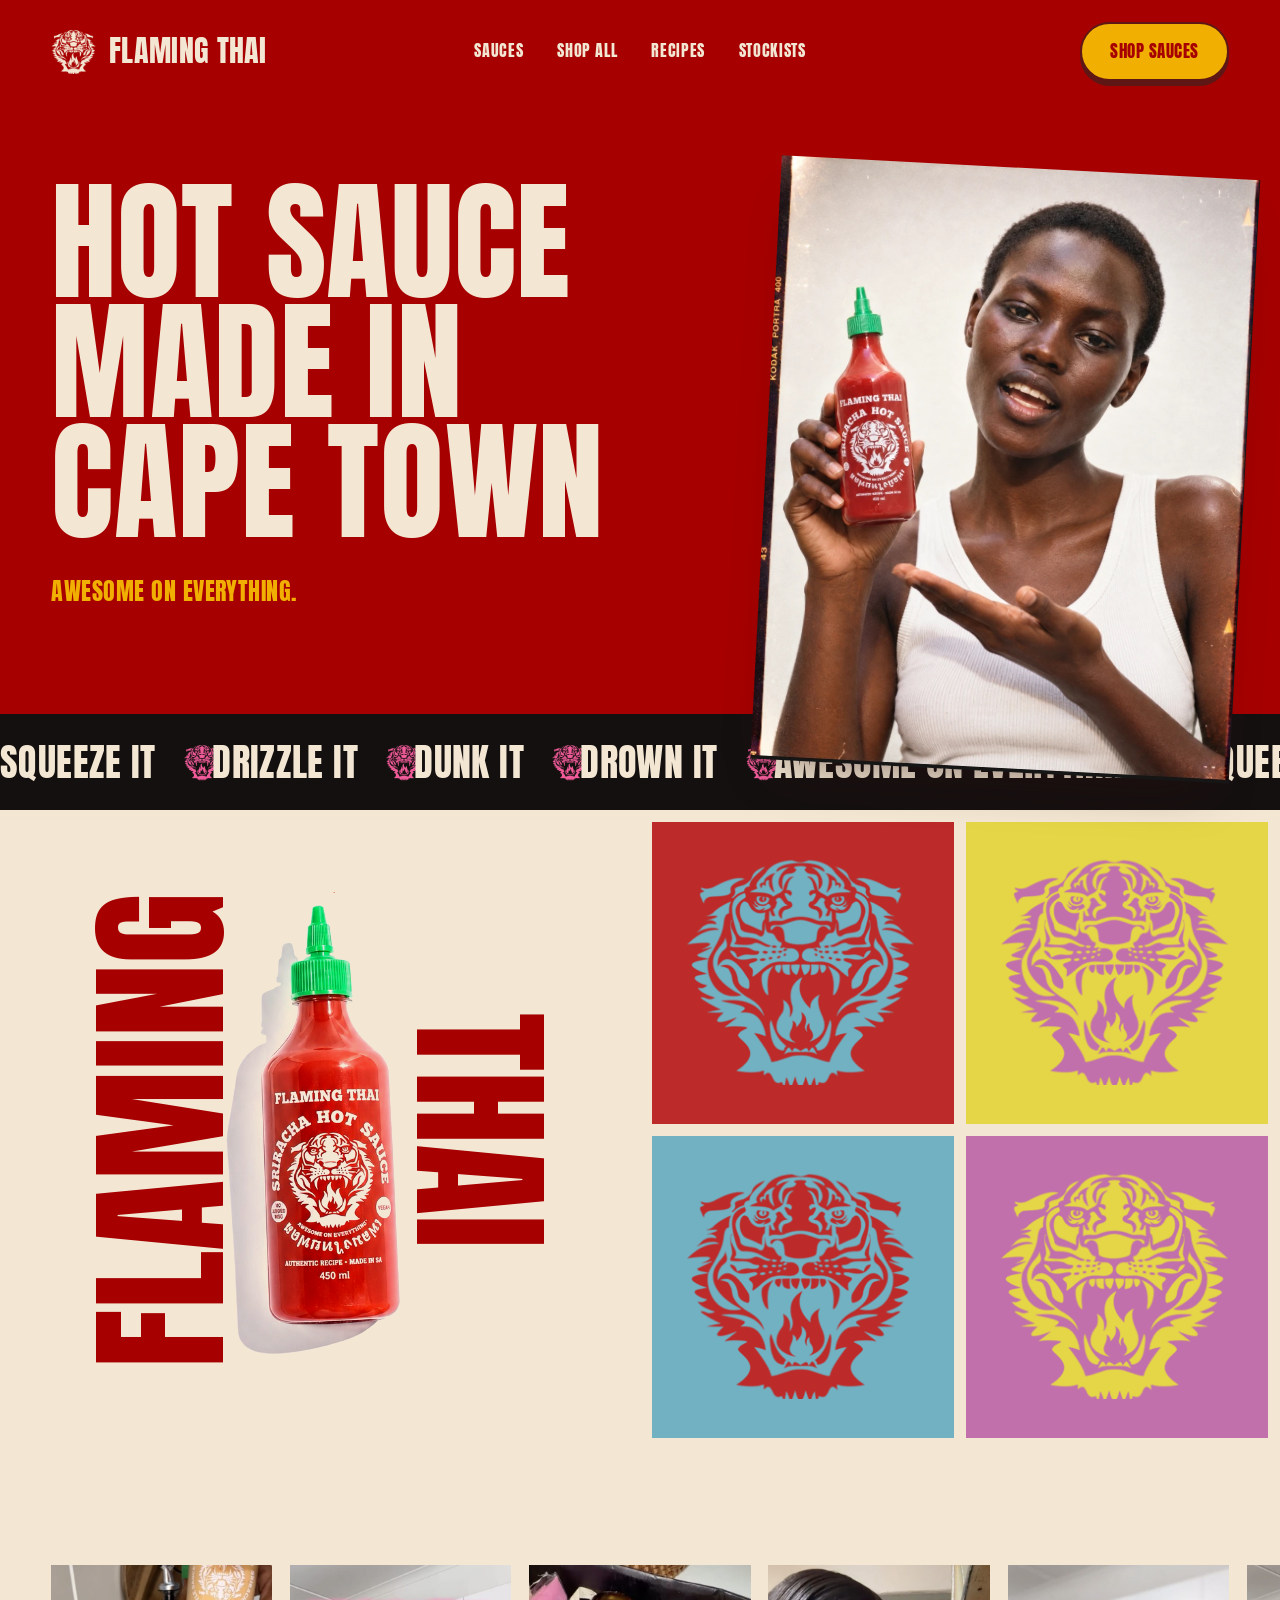
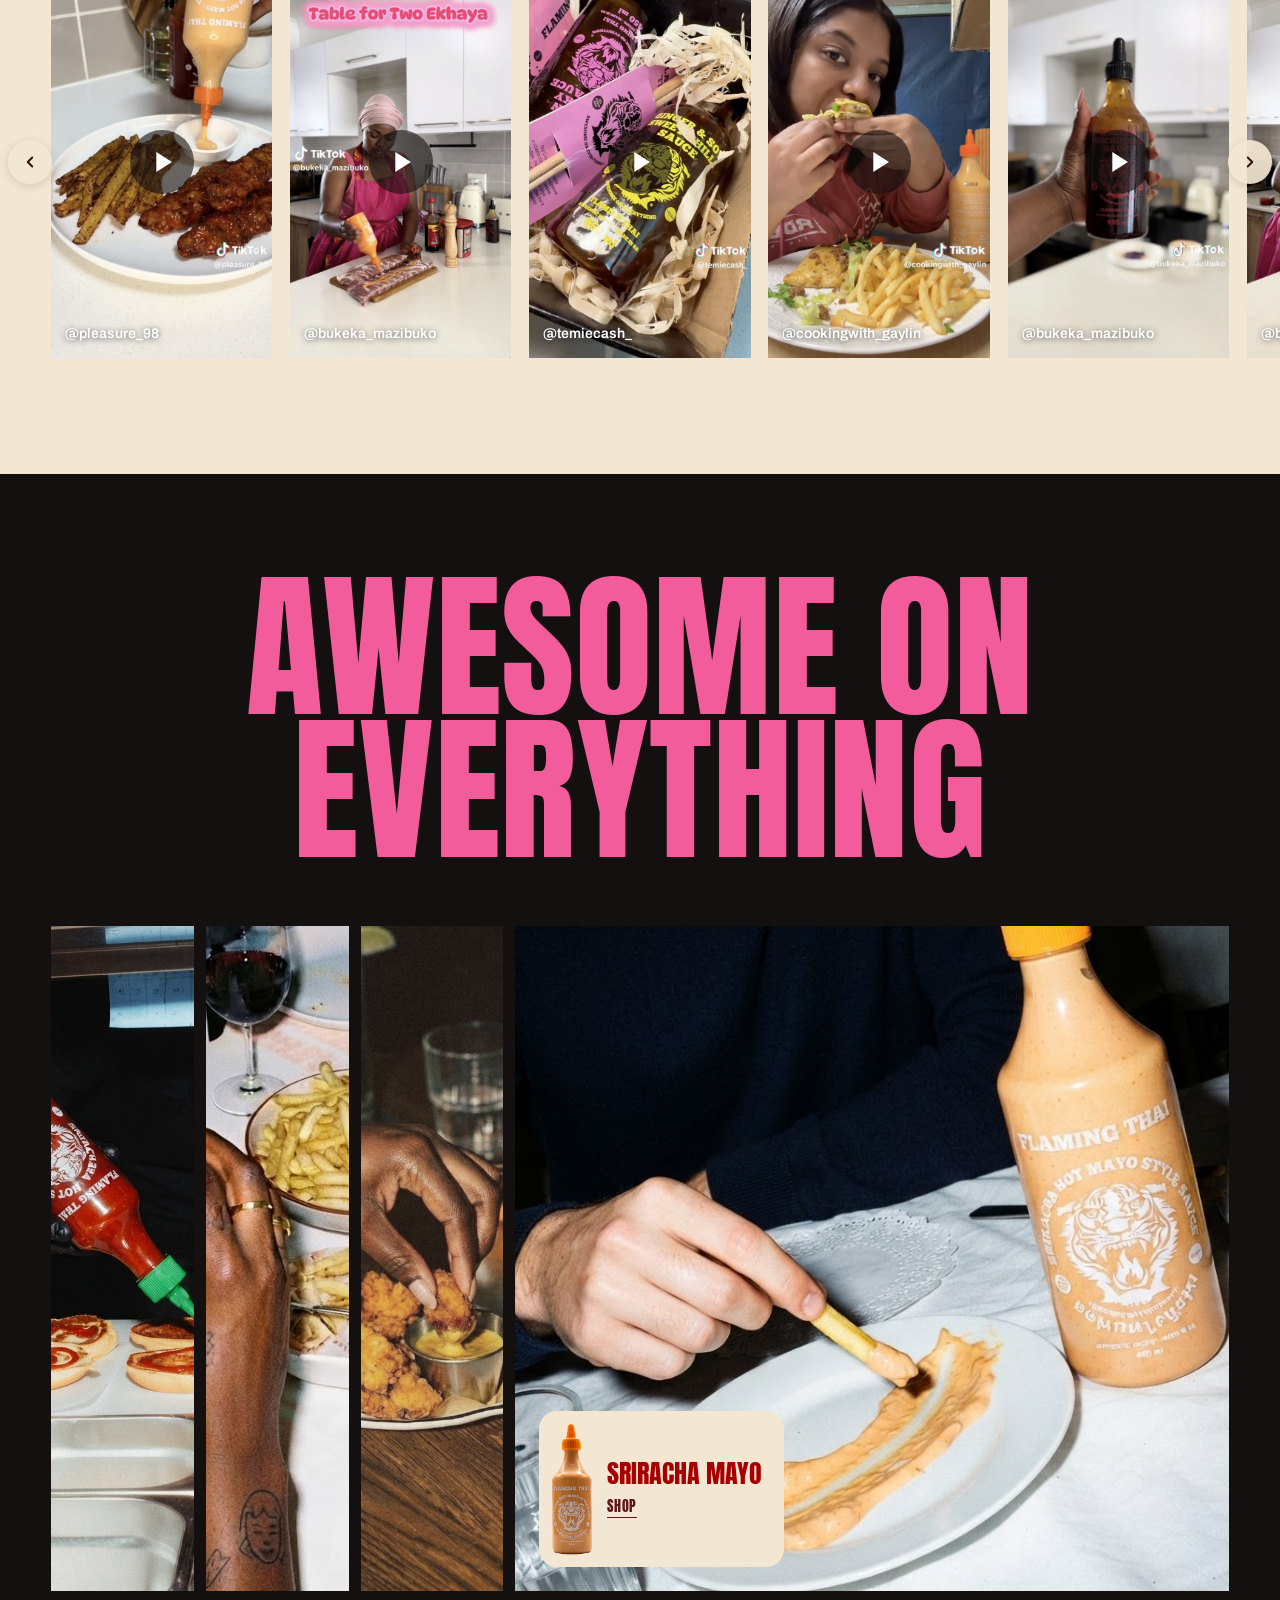
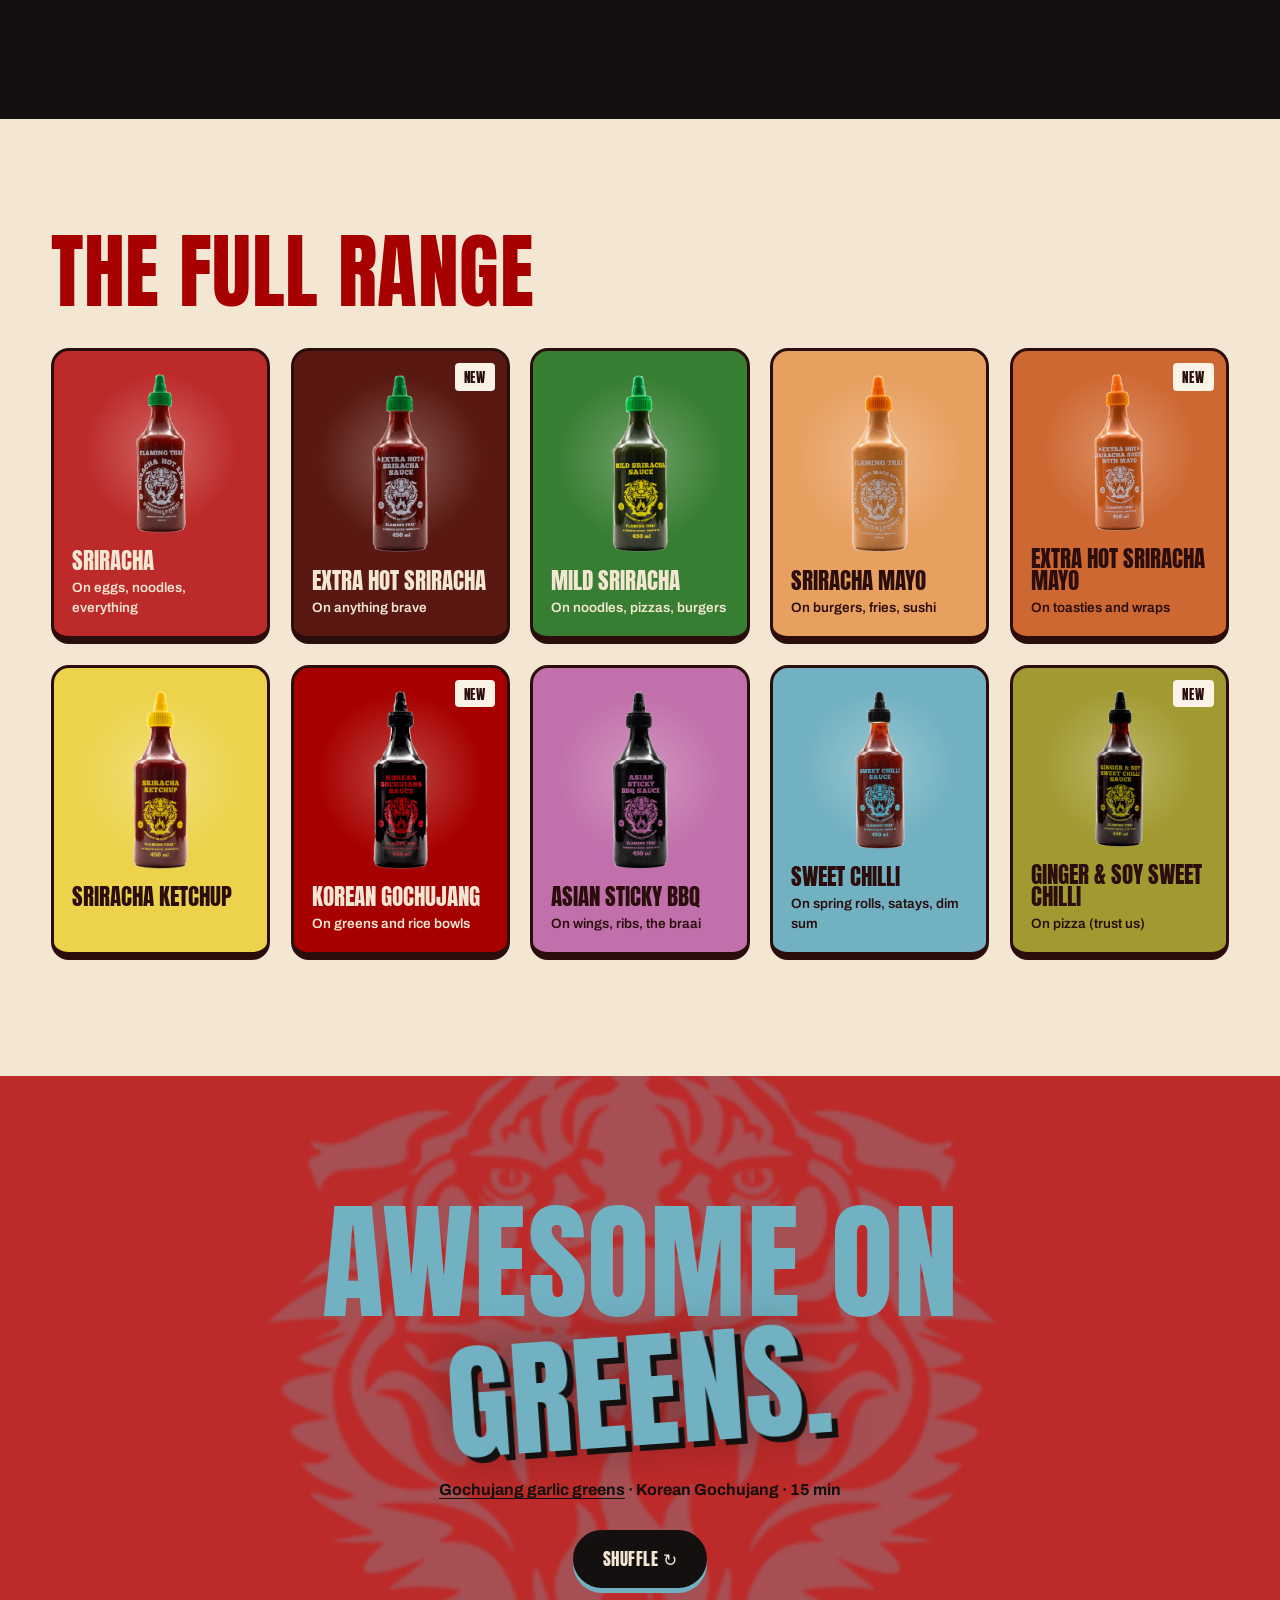
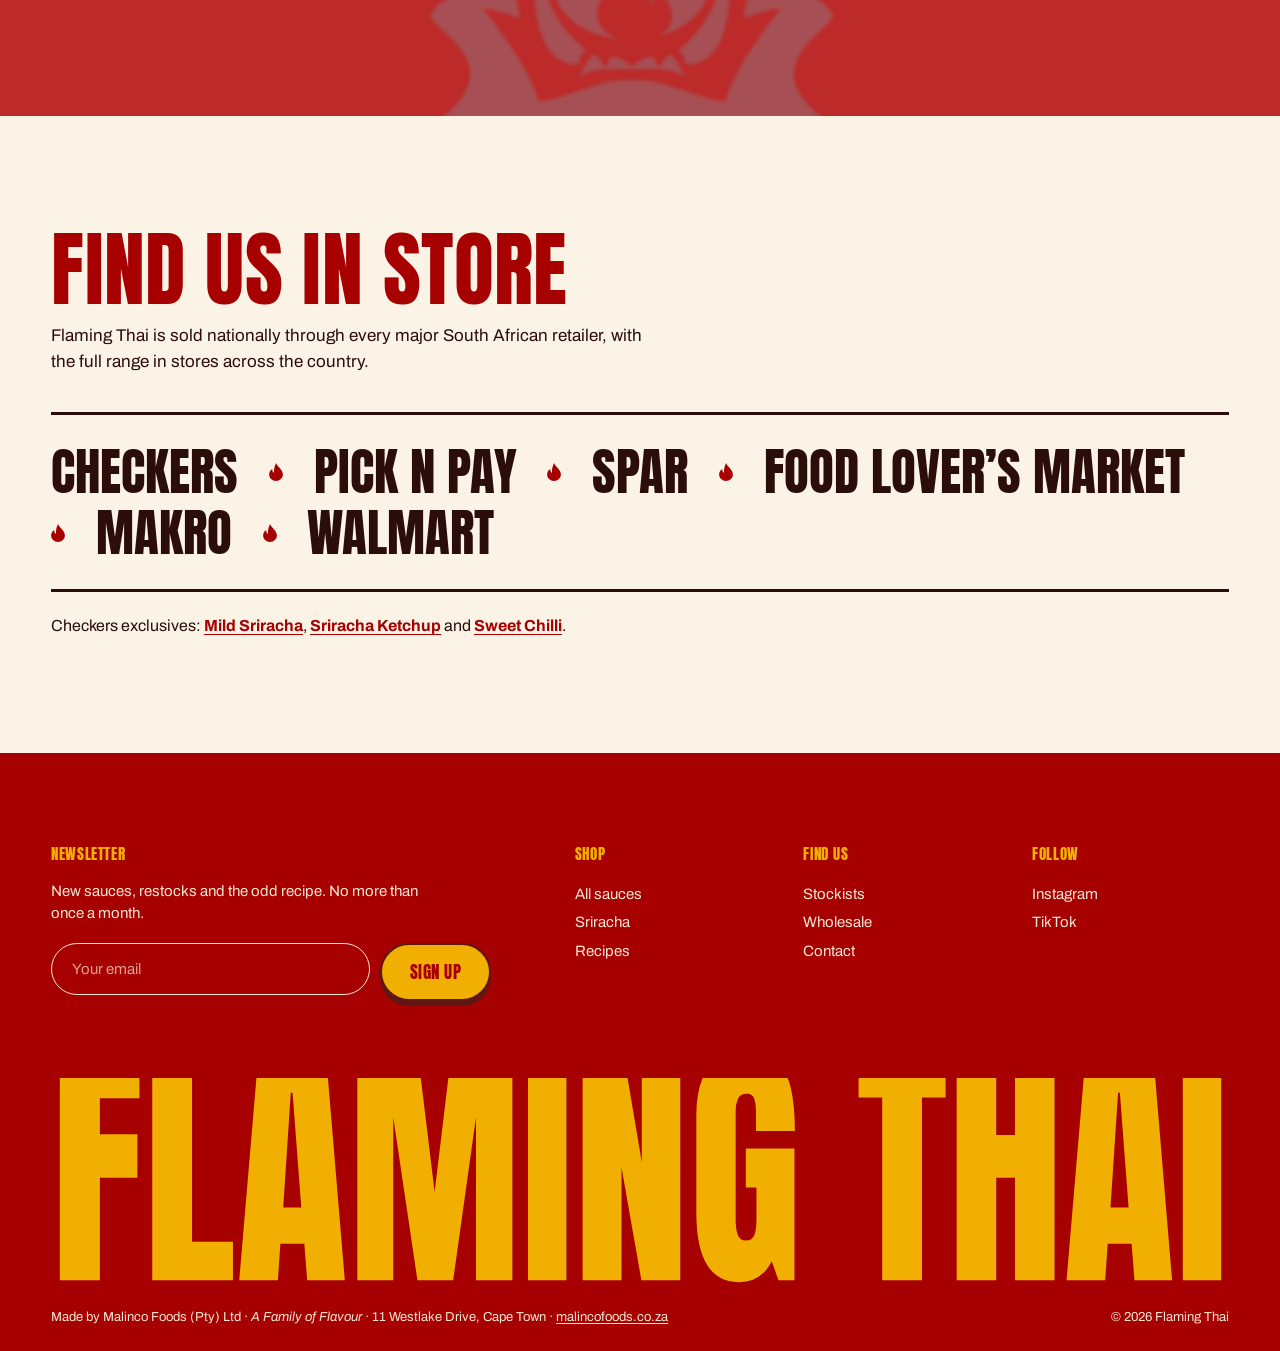
<file: index.html>
<!doctype html>
<html lang="en">
<head>
<meta charset="utf-8">
<meta name="viewport" content="width=device-width, initial-scale=1">
<title>Flaming Thai — Hot Sauce Made in Cape Town</title>
<meta name="description" content="Flaming Thai sriracha and sauces, made in Cape Town. Awesome on everything.">
<link rel="preconnect" href="https://fonts.googleapis.com">
<link rel="preconnect" href="https://fonts.gstatic.com" crossorigin>
<link href="https://fonts.googleapis.com/css2?family=Anton&family=Archivo:wdth,wght@75..100,400..700&display=swap" rel="stylesheet">
<style>
  :root {
    /* Brand palette */
    --red: #a60100;
    --red-deep: #a8231f;
    --maroon: #5e1714;
    --cream: #f3e7d3;
    --paper: #faf3e6;
    --ink: #2b0e0c;
    --plum: #9a4c81;
    --plum-soft: #ecd5e3; /* light tint of plum: the bottle needs a pale ground to blend onto */
    --yellow: #f1af02;
    --green: #058024;
    --orange: #e65800;
    --teal: #4ca3b4;
    --black: #151010;
    --pink: #f25c9a;
    --pop-red: #bc2a29;
    --pop-yellow: #e4d646;
    --pop-teal: #71b1c2;
    --pop-pink: #c170ab;
    --tiger: url(assets/tiger-white.png);
    --flame: url("data:image/svg+xml,%3Csvg xmlns='http://www.w3.org/2000/svg' viewBox='0 0 13 17'%3E%3Cpath d='M6.6 0C7.3 3.4 13 5.8 13 10.7 13 14.3 10.1 17 6.5 17S0 14.3 0 10.9c0-2.6 1.6-4.4 3-5.2-.2 1.6.4 3 1.6 3.6C4.3 5.6 5.4 2.4 6.6 0Z'/%3E%3C/svg%3E");
    --display: "Anton", "Impact", sans-serif;
    --body: "Archivo", "Helvetica Neue", Arial, sans-serif;
    --gutter: clamp(16px, 4vw, 56px);
  }
  * { box-sizing: border-box; margin: 0; padding: 0; }
  html { -webkit-text-size-adjust: 100%; }
  body {
    background: var(--paper);
    color: var(--ink);
    font-family: var(--body);
    font-size: 16px;
    line-height: 1.5;
    overflow-x: hidden;
  }
  img { display: block; max-width: 100%; height: auto; }
  a { color: inherit; text-decoration: none; }
  button { font: inherit; color: inherit; background: none; border: 0; cursor: pointer; }

  .display {
    font-family: var(--display);
    font-weight: 400;
    text-transform: uppercase;
    line-height: .92;
    letter-spacing: .005em;
  }

  /* Button: one style, used everywhere */
  .btn {
    display: inline-block;
    font-family: var(--display);
    text-transform: uppercase;
    font-size: 17px;
    letter-spacing: .03em;
    padding: 15px 28px 14px;
    border-radius: 999px;
    background: var(--yellow);
    color: var(--red);
    border: 2px solid var(--maroon);
    box-shadow: 0 5px 0 var(--maroon);
    transition: transform .15s ease, box-shadow .15s ease;
  }
  .btn:hover { transform: translateY(2px); box-shadow: 0 3px 0 var(--maroon); }
  .btn:active { transform: translateY(5px); box-shadow: 0 0 0 var(--maroon); }
  .btn--red { background: var(--red); color: var(--cream); border-color: var(--ink); box-shadow: 0 5px 0 var(--ink); }
  .btn--red:hover { box-shadow: 0 3px 0 var(--ink); }

  /* ---------- Header + hero ---------- */
  .hero {
    background: var(--red);
    color: var(--cream);
    position: relative;
    z-index: 2;
  }
  .nav {
    display: grid;
    grid-template-columns: 1fr auto 1fr;
    align-items: center;
    padding: 22px var(--gutter);
  }
  .wordmark {
    font-family: var(--display);
    font-size: 30px;
    line-height: .82;
    text-transform: uppercase;
    letter-spacing: .01em;
  }
  .wordmark { display: inline-flex; align-items: center; gap: 12px; white-space: nowrap; }
  .wordmark__icon {
    width: 46px; height: 46px; flex: none;
    background: currentColor; /* tiger takes the wordmark's colour */
    -webkit-mask: url(assets/tiger-white.png) center / contain no-repeat;
            mask: url(assets/tiger-white.png) center / contain no-repeat;
  }
  .nav__links { display: flex; gap: 34px; list-style: none; }
  .nav__links a {
    font-family: var(--display);
    text-transform: uppercase;
    font-size: 16px;
    letter-spacing: .04em;
  }
  .nav__links a:hover { opacity: .7; }
  .nav__right { display: flex; justify-content: flex-end; align-items: center; gap: 28px; }
  .nav__menu { display: none; font-family: var(--display); text-transform: uppercase; font-size: 16px; letter-spacing: .04em; color: var(--cream); }

  .hero__body {
    display: grid;
    grid-template-columns: repeat(12, 1fr);
    column-gap: 20px;
    padding: clamp(28px, 5vw, 72px) var(--gutter) 0;
  }
  .hero__copy { grid-column: 1 / 8; align-self: center; padding-bottom: clamp(48px, 7vw, 110px); }
  .hero h1 { font-size: clamp(64px, 10.2vw, 178px); }
  .hero__sub {
    margin-top: clamp(20px, 2.4vw, 36px);
    font-family: var(--display);
    font-size: clamp(20px, 1.9vw, 28px);
    text-transform: uppercase;
    letter-spacing: .02em;
    color: var(--yellow);
  }
  .hero__photo {
    grid-column: 8 / 13;
    align-self: end;
    justify-self: end;
    width: min(100%, 480px);
    margin-bottom: -56px;
    transform: rotate(3deg);
    transform-origin: 50% 100%;
    box-shadow: 0 30px 50px -30px rgba(43,14,12,.55);
  }
  .hero__photo img { width: 100%; aspect-ratio: 1066 / 1344; object-fit: cover; }

  /* ---------- Marquee ---------- */
  .marquee {
    background: var(--black);
    color: var(--cream);
    overflow: hidden;
    white-space: nowrap;
    position: relative;
    z-index: 1;
  }
  .marquee__track {
    display: inline-flex;
    animation: slide 60s linear infinite;
    padding: 20px 0 18px;
  }
  .marquee__track span {
    font-family: var(--display);
    text-transform: uppercase;
    font-size: clamp(28px, 3vw, 44px);
    letter-spacing: .01em;
    display: inline-flex;
    align-items: center;
    gap: clamp(20px, 2.2vw, 34px);
    padding-right: clamp(20px, 2.2vw, 34px);
  }
  .marquee__track img { width: clamp(30px, 2.8vw, 42px); height: auto; flex: none; }
  .marquee__track svg { width: 13px; height: 17px; flex: none; }
  @keyframes slide { to { transform: translateX(-50%); } }
  @media (prefers-reduced-motion: reduce) { .marquee__track { animation: none; } }

  /* ---------- Sriracha split ---------- */
  .split { display: grid; grid-template-columns: 1fr 1fr; }
  .split__stage {
    background: var(--cream);
    display: grid;
    grid-template-columns: 1fr auto 1fr;
    align-items: center;
    justify-items: center;
    padding: clamp(40px, 5vw, 80px) 0;
    overflow: hidden; /* height follows the square tiger quadrant beside it */
  }
  .split__word {
    font-family: var(--display);
    text-transform: uppercase;
    color: var(--red);
    font-size: clamp(96px, 11.5vw, 210px);
    line-height: .8;
    writing-mode: vertical-rl;
  }
  .split__word--up { transform: rotate(180deg); justify-self: end; margin-right: -.06em; }
  .split__word--down { justify-self: start; margin-left: -.06em; }
  /* Single upright bottle cropped from the flat-lay; multiply drops the white backdrop onto cream. */
  /* Single bottle cut from the flat-lay with its full shadow (assets/sriracha-single.png);
     multiply drops the white backdrop onto the beige */
  .bottle { display: block; width: clamp(170px, 17vw, 290px); }
  .bottle img { width: 100%; height: auto; mix-blend-mode: multiply; filter: brightness(1.12) contrast(1.08); }

  /* ---------- Range index ---------- */
  .range { background: var(--cream); padding: clamp(72px, 9vw, 130px) var(--gutter); }
  .range > h2 { font-size: clamp(48px, 6.4vw, 112px); color: var(--red); margin-bottom: clamp(28px, 3vw, 44px); }
  .range__grid { display: grid; grid-template-columns: repeat(5, minmax(0, 1fr)); gap: clamp(14px, 1.6vw, 24px); }
  .sauce {
    position: relative;
    display: flex; flex-direction: column;
    aspect-ratio: 4 / 5.4;
    padding: clamp(14px, 1.4vw, 20px);
    background: var(--bg); color: var(--fg);
    border: 3px solid var(--ink); border-bottom-width: 8px; border-radius: 18px;
    overflow: hidden;
  }
  .sauce__bottle {
    position: relative; flex: 1; min-height: 0;
    background: radial-gradient(circle at 50% 48%, rgba(255,250,240,.28) 0%, transparent 62%);
  }
  .sauce__bottle img {
    position: absolute; inset: 0; margin: auto; height: 94%; width: auto; max-width: none;
    transition: transform .35s cubic-bezier(.3,1.4,.5,1);
  }
  .sauce:hover .sauce__bottle img, .sauce:focus-visible .sauce__bottle img { transform: rotate(-7deg) translateY(-10px) scale(1.04); }
  .sauce:nth-child(even):hover .sauce__bottle img { transform: rotate(7deg) translateY(-10px) scale(1.04); }
  .sauce h3 { margin-top: 12px; font-family: var(--display); font-weight: 400; text-transform: uppercase; font-size: clamp(20px, 1.8vw, 28px); line-height: .95; }
  .sauce p { margin-top: 6px; font-size: 13.5px; font-weight: 600; color: var(--sub); min-height: 1.5em; }
  .sauce__new {
    position: absolute; top: 12px; right: 12px; z-index: 1;
    font-family: var(--display); text-transform: uppercase; letter-spacing: .06em; font-size: 13px;
    padding: 5px 9px 3px; background: var(--paper); color: var(--ink); border-radius: 4px;
  }

  /* ---------- Awesome on ___ shuffle ---------- */
  .shuffle {
    --sbg: var(--pop-red); --sfg: var(--pop-teal);
    position: relative; overflow: hidden;
    background: var(--sbg); color: var(--sfg);
    transition: background-color .4s ease, color .4s ease;
    padding: clamp(96px, 10vw, 150px) var(--gutter);
    text-align: center;
  }
  .shuffle__tiger {
    position: absolute; left: 50%; top: 50%;
    width: min(760px, 96vw); aspect-ratio: 1; transform: translate(-50%, -50%);
    background: var(--sfg); opacity: .28;
    -webkit-mask: var(--tiger) center / contain no-repeat;
            mask: var(--tiger) center / contain no-repeat;
    transition: background-color .4s ease;
  }
  .shuffle h2 { position: relative; font-size: clamp(60px, 10vw, 150px); line-height: .9; }
  .shuffle__word {
    display: inline-block; margin-top: 14px; padding: 0 .16em;
    color: var(--sfg);
    transform: rotate(-4deg);
    text-shadow: .045em .05em 0 var(--black), 0 0 .35em rgba(21,16,16,.35);
    transition: color .4s ease, text-shadow .2s ease;
  }
  .shuffle__word:hover { text-shadow: .07em .08em 0 var(--black), 0 0 .45em rgba(21,16,16,.45); }
  .shuffle__word.is-new { animation: pop .35s cubic-bezier(.2,.9,.3,1.3) both; }
  @keyframes pop { from { transform: rotate(-8deg) scale(.85); opacity: 0; } to { transform: rotate(-4deg) scale(1); opacity: 1; } }
  .shuffle__recipe { position: relative; margin-top: 30px; font-size: 16px; font-weight: 700; color: var(--black); }
  .shuffle__recipe a { border-bottom: 1.5px solid currentColor; }
  .shuffle__recipe a:hover { color: var(--cream); }
  .shuffle__btn { position: relative; margin-top: 28px; background: var(--black); color: var(--cream); border-color: var(--black); box-shadow: 0 5px 0 var(--sfg); }
  .shuffle__btn:hover { box-shadow: 0 3px 0 var(--sfg); }
  @media (prefers-reduced-motion: reduce) { .shuffle__word.is-new { animation: none; } }

  /* ---------- On everything ---------- */
  .everything {
    background: var(--black);
    color: var(--pink);
    padding: clamp(64px, 8vw, 120px) var(--gutter) clamp(80px, 10vw, 150px);
  }
  .everything h2 {
    font-size: clamp(56px, 12.4vw, 230px);
    line-height: .9;
    text-align: center;
  }
  /* Lifestyle slider: hover/focus a panel to open it */
  .life {
    display: flex;
    gap: 12px;
    height: clamp(520px, 52vw, 760px);
    margin-top: clamp(40px, 5vw, 80px);
  }
  .life__panel {
    position: relative;
    overflow: hidden;
    flex: 1 1 0;
    min-width: 0;
    background: var(--maroon);
    transition: flex-grow .6s cubic-bezier(.29,0,.2,1);
  }
  .life__panel.is-active { flex-grow: 5; }
  .life__panel > img { position: absolute; inset: 0; width: 100%; height: 100%; object-fit: cover; }
  .life__tag {
    position: absolute;
    left: 24px; bottom: 24px;
    display: flex; align-items: center; gap: 14px;
    padding: 12px 22px 12px 12px;
    background: var(--cream);
    color: var(--maroon);
    border-radius: 18px;
    opacity: 0;
    transform: translateY(12px);
    transition: opacity .3s ease, transform .3s ease;
    pointer-events: none;
  }
  .life__panel.is-active .life__tag { opacity: 1; transform: none; transition-delay: .25s; }
  .life__tag img { height: 132px; width: auto; }
  .life__tag strong { display: block; font-family: var(--display); font-weight: 400; text-transform: uppercase; font-size: 26px; line-height: 1; color: var(--red); max-width: 7.5em; }
  .life__tag span { display: inline-block; margin-top: 10px; font-family: var(--display); text-transform: uppercase; letter-spacing: .05em; font-size: 14px; border-bottom: 1.5px solid currentColor; }

  /* ---------- TikTok ---------- */
  .tiktok { background: var(--cream); padding: clamp(72px, 9vw, 130px) 0; }
  .tiktok__head { padding: 0 var(--gutter); margin-bottom: clamp(28px, 3vw, 44px); }
  .tiktok__head h2 { font-size: clamp(48px, 6.4vw, 112px); color: var(--red); }
  .tiktok__head p { margin-top: 14px; font-size: 15px; color: var(--ink); }
  .tiktok__rail { position: relative; }
  .rail {
    display: flex; gap: clamp(14px, 1.4vw, 24px);
    overflow-x: auto;
    scroll-snap-type: x mandatory;
    padding: 0 var(--gutter);
    scroll-padding: 0 var(--gutter);
    scrollbar-width: none;
  }
  .rail::-webkit-scrollbar { display: none; }
  /* Sharp 9:16 tiles, five across; a tile with data-video plays the TikTok in place */
  .tt {
    position: relative; display: block; flex: 0 0 calc((100% - 4 * clamp(14px, 1.4vw, 24px)) / 5);
    aspect-ratio: 9 / 16; overflow: hidden; background: var(--black);
    scroll-snap-align: start;
  }
  .tt img, .tt iframe { position: absolute; inset: 0; width: 100%; height: 100%; object-fit: cover; border: 0; }
  .tt span {
    position: absolute; left: 14px; bottom: 14px; right: 14px;
    font-size: 14px; font-weight: 600; color: #fff;
    text-shadow: 0 1px 6px rgba(0,0,0,.6);
  }
  .tt img { transition: transform .5s ease; }
  .tt:hover img { transform: scale(1.03); }
  /* Play badge, gone once the player is in */
  .tt[data-video]:not([data-video=""])::after {
    content: ""; position: absolute; left: 50%; top: 50%; width: 64px; height: 64px; transform: translate(-50%, -50%);
    border-radius: 50%; pointer-events: none;
    background: rgba(21,16,16,.6) url("data:image/svg+xml,%3Csvg xmlns='http://www.w3.org/2000/svg' viewBox='0 0 24 24'%3E%3Cpath fill='%23fff' d='M8 5v14l11-7z'/%3E%3C/svg%3E") center / 34px no-repeat;
  }
  .tt:has(iframe)::after { display: none; }
  .tiktok__arrow {
    position: absolute; top: 50%; z-index: 1; transform: translateY(-50%);
    width: 44px; height: 44px; border-radius: 50%;
    display: grid; place-items: center;
    background: rgba(243,231,211,.92); color: var(--ink);
    box-shadow: 0 2px 10px rgba(43,14,12,.15);
    transition: background .2s ease;
  }
  .tiktok__arrow:hover { background: var(--paper); }
  .tiktok__arrow--prev { left: calc(var(--gutter) / 2 - 22px + 4px); }
  .tiktok__arrow--next { right: calc(var(--gutter) / 2 - 22px + 4px); }


  /* ---------- Footer ---------- */
  footer { background: var(--paper); color: var(--maroon); padding: clamp(56px, 7vw, 96px) var(--gutter) 24px; overflow: hidden; }
  .foot {
    display: grid;
    grid-template-columns: 5fr 2fr 2fr 2fr;
    gap: 32px;
    padding-bottom: clamp(48px, 6vw, 88px);
  }
  .foot h3 { font-family: var(--display); font-weight: 400; text-transform: uppercase; letter-spacing: .04em; font-size: 15px; margin-bottom: 14px; color: var(--red); }
  .foot ul { list-style: none; font-size: 15px; line-height: 1.9; }
  .foot ul a:hover { color: var(--red); }
  .signup p { font-size: 15px; max-width: 26em; }
  .signup form { display: flex; gap: 10px; margin-top: 18px; max-width: 440px; }
  .signup input {
    flex: 1; min-width: 0;
    font: inherit; font-size: 15px;
    padding: 0 20px; height: 52px;
    border-radius: 999px;
    border: 1.5px solid var(--maroon);
    background: transparent; color: var(--ink);
  }
  .signup input::placeholder { color: rgba(94,23,20,.55); }
  .bigmark { display: block; width: 100%; height: auto; fill: var(--red); }
  .foot__base {
    display: flex; justify-content: space-between; gap: 16px; flex-wrap: wrap;
    margin-top: 20px; font-size: 13px;
  }


  /* ---------- Pop-art tiger quadrant (beside the Sriracha bottle) ---------- */
  .split__tigers {
    display: grid; grid-template-columns: 1fr 1fr; gap: 12px;
    padding: 12px; background: var(--cream);
    aspect-ratio: 1;
  }
  .tiger-tile { position: relative; display: block; background: var(--bg); overflow: hidden; }
  .tiger-tile i {
    position: absolute; inset: 9% 9% 13%;
    background: var(--fg);
    -webkit-mask: var(--tiger) center / contain no-repeat;
            mask: var(--tiger) center / contain no-repeat;
    transition: background-color .3s ease, transform .4s cubic-bezier(.3,1.4,.5,1);
  }
  .tiger-tile span {
    position: absolute; left: 0; right: 0; bottom: 5%;
    text-align: center; font-family: var(--display); text-transform: uppercase; font-size: clamp(14px, 1.3vw, 20px); letter-spacing: .04em;
    color: var(--fg2); opacity: 0; transform: translateY(6px);
    transition: opacity .3s ease, transform .3s ease;
  }
  .tiger-tile:hover i, .tiger-tile:focus-visible i { background: var(--fg2); transform: scale(1.06) rotate(-3deg); }
  .tiger-tile:nth-child(even):hover i { transform: scale(1.06) rotate(3deg); }
  .tiger-tile:hover span, .tiger-tile:focus-visible span { opacity: 1; transform: none; }

  /* ---------- Where to buy ---------- */
  .stores { background: var(--paper); color: var(--ink); padding: clamp(72px, 9vw, 130px) var(--gutter); }
  .stores h2 { font-size: clamp(48px, 6.4vw, 112px); color: var(--red); }
  .stores__lead { margin-top: 16px; font-size: 17px; max-width: 36em; }
  .stores__list {
    list-style: none; display: flex; flex-wrap: wrap; align-items: center; gap: 10px clamp(18px, 2.4vw, 36px);
    margin-top: clamp(28px, 3vw, 44px); padding: clamp(20px, 2.4vw, 32px) 0;
    border-top: 3px solid var(--ink); border-bottom: 3px solid var(--ink);
  }
  .stores__list li { display: inline-flex; align-items: center; gap: clamp(18px, 2.4vw, 36px); font-family: var(--display); text-transform: uppercase; font-size: clamp(30px, 4vw, 60px); line-height: 1; }
  .stores__list li + li::before { content: ""; width: 14px; height: 18px; background: var(--red); -webkit-mask: var(--flame) center / contain no-repeat; mask: var(--flame) center / contain no-repeat; }
  .stores__note { margin-top: 22px; font-size: 16px; }
  .stores__note a { font-weight: 700; color: var(--red); border-bottom: 1.5px solid currentColor; }
  .foot__base a { text-decoration: underline; text-underline-offset: 2px; }

  /* Red footer, yellow sign-off */
  footer { background: var(--red); color: var(--cream); }
  .foot h3 { color: var(--yellow); }
  .foot ul a:hover { color: var(--yellow); }
  .signup input { border-color: var(--cream); color: var(--cream); }
  .signup input::placeholder { color: rgba(243,231,211,.7); }
  .bigmark { fill: var(--yellow); }

  /* ---------- Responsive ---------- */
  @media (max-width: 1080px) {
    .range__grid { grid-template-columns: repeat(3, minmax(0, 1fr)); }
    .nav__links { gap: 22px; }
  }
  @media (max-width: 900px) {
    .nav { grid-template-columns: 1fr auto; }
    .nav__links { display: none; }
    .nav__right .btn { display: none; }
    .nav__menu { display: inline; }
    .nav.is-open .nav__links {
      display: flex; flex-direction: column; gap: 16px;
      grid-column: 1 / -1; grid-row: 2; padding: 24px 0 8px;
    }
    .nav.is-open .nav__links a { font-size: 34px; }

    .hero__body { grid-template-columns: 1fr; }
    .hero__copy { grid-column: 1; padding-bottom: 40px; }
    .hero__photo { grid-column: 1; width: 82%; justify-self: end; margin-bottom: -40px; }

    .split { grid-template-columns: 1fr; }
    .split__stage { min-height: 0; padding: 56px 0; }


    .range__grid { grid-template-columns: repeat(2, minmax(0, 1fr)); }

    .split__tigers { gap: 8px; padding: 8px; }
    .tiger-tile span { opacity: 1; transform: none; color: var(--fg); }
    .tiger-tile i { inset: 8% 14% 22%; }
    .life { flex-direction: column; height: auto; gap: 10px; }
    .life__panel, .life__panel.is-active { flex: none; height: 440px; }
    .life__tag { opacity: 1; transform: none; left: 14px; bottom: 14px; }
    .life__tag img { height: 96px; }
    .life__tag strong { font-size: 21px; }

    .tiktok__arrow { display: none; }
    .tt { flex-basis: 62vw; }


    .foot { grid-template-columns: 1fr 1fr; }
    .signup { grid-column: 1 / -1; }
  }
  @media (max-width: 520px) {
    .wordmark { font-size: 26px; }
    .wordmark__icon { width: 38px; height: 38px; }
    .split__word { font-size: 88px; }
    .bottle { width: 140px; }
    .foot { grid-template-columns: 1fr 1fr; }
  }
</style>
</head>
<body>

<header class="hero">
  <nav class="nav" aria-label="Main">
    <a href="index.html" class="wordmark" aria-label="Flaming Thai home"><i class="wordmark__icon" aria-hidden="true"></i>Flaming Thai</a>
    <ul class="nav__links">
      <li><a href="#range">Sauces</a></li>
      <li><a href="#range">Shop all</a></li>
      <li><a href="recipes.html">Recipes</a></li>
      <li><a href="#where-to-buy">Stockists</a></li>
    </ul>
    <div class="nav__right">
      <a href="#range" class="btn">Shop sauces</a>
      <button class="nav__menu" aria-expanded="false" aria-controls="menu">Menu</button>
    </div>
  </nav>

  <div class="hero__body">
    <div class="hero__copy">
      <h1 class="display">Hot sauce<br>made in<br>Cape Town</h1>
      <p class="hero__sub">Awesome on everything.</p>
    </div>
    <a class="hero__photo" href="product.html?p=sriracha" aria-label="Shop Sriracha Hot Sauce">
      <img src="assets/hero-sriracha-portrait.jpg" alt="Woman in a white vest holding up a bottle of Flaming Thai Sriracha Hot Sauce" width="1066" height="1344">
    </a>
  </div>
</header>

<div class="marquee" aria-hidden="true">
  <div class="marquee__track" id="marquee-light"></div>
</div>

<section class="split" id="sauces">
  <div class="split__stage">
    <span class="split__word split__word--up" aria-hidden="true">Flaming</span>
    <a class="bottle" href="product.html?p=sriracha" aria-label="Shop Sriracha Hot Sauce">
      <img src="assets/sriracha-single.png" alt="Flaming Thai Sriracha Hot Sauce, 450 ml squeeze bottle with green cap" width="320" height="700">
    </a>
    <span class="split__word split__word--down" aria-hidden="true">Thai</span>
  </div>
  <div class="split__tigers" aria-label="The Flaming Thai tiger">
    <a class="tiger-tile" href="product.html?p=sweet-chilli" style="--bg:var(--pop-red);--fg:var(--pop-teal);--fg2:var(--pop-pink)" aria-label="Sweet Chilli"><i aria-hidden="true"></i><span>Sweet Chilli</span></a>
    <a class="tiger-tile" href="product.html?p=asian-sticky-bbq" style="--bg:var(--pop-yellow);--fg:var(--pop-pink);--fg2:var(--pop-teal)" aria-label="Asian Sticky BBQ"><i aria-hidden="true"></i><span>Asian Sticky BBQ</span></a>
    <a class="tiger-tile" href="product.html?p=korean-gochujang" style="--bg:var(--pop-teal);--fg:var(--pop-red);--fg2:var(--pop-yellow)" aria-label="Korean Gochujang"><i aria-hidden="true"></i><span>Korean Gochujang</span></a>
    <a class="tiger-tile" href="product.html?p=mild-sriracha" style="--bg:var(--pop-pink);--fg:var(--pop-yellow);--fg2:var(--pop-red)" aria-label="Mild Sriracha"><i aria-hidden="true"></i><span>Mild Sriracha</span></a>
  </div>
</section>

<section class="tiktok" aria-label="Flaming Thai on TikTok">
  <!-- To embed a video, put its TikTok video ID in data-video (the number at the end of the video URL). -->
  <div class="tiktok__rail">
    <button type="button" class="tiktok__arrow tiktok__arrow--prev" data-rail="-1" aria-label="Previous videos"><svg width="18" height="18" viewBox="0 0 24 24" fill="none" stroke="currentColor" stroke-width="2.5" stroke-linecap="round" stroke-linejoin="round" aria-hidden="true"><path d="m15 18-6-6 6-6"/></svg></button>
    <div class="rail" id="rail">
    <a class="tt" href="https://www.tiktok.com/@pleasure_98/video/7684325292416011527" target="_blank" rel="noopener" data-video="7684325292416011527"><img src="assets/tiktok/ugc-pleasure-dip.jpg" alt="TikTok by @pleasure_98: Sriracha Mayo squeezed into a dip pot beside fries and glazed chicken" loading="lazy"><span>@pleasure_98</span></a>
    <a class="tt" href="https://www.tiktok.com/@bukeka_mazibuko/video/7685103588741319944" target="_blank" rel="noopener" data-video="7685103588741319944"><img src="assets/tiktok/ugc-bukeka-ribs.jpg" alt="TikTok by @bukeka_mazibuko: Extra Hot Sriracha Mayo squeezed over ribs" loading="lazy"><span>@bukeka_mazibuko</span></a>
    <a class="tt" href="https://www.tiktok.com/@temiecash_/video/7664287841639353620" target="_blank" rel="noopener" data-video="7664287841639353620"><img src="assets/tiktok/ugc-temiecash-box.jpg" alt="TikTok by @temiecash_: Unboxing Flaming Thai sauces, including Ginger &amp; Soy Sweet Chilli" loading="lazy"><span>@temiecash_</span></a>
    <a class="tt" href="https://www.tiktok.com/@cookingwith_gaylin/video/7702165168880454920" target="_blank" rel="noopener" data-video="7702165168880454920"><img src="assets/tiktok/ugc-gaylin.jpg" alt="TikTok by @cookingwith_gaylin: Eating a taco with a bottle of Flaming Thai on the table" loading="lazy"><span>@cookingwith_gaylin</span></a>
    <a class="tt" href="https://www.tiktok.com/@bukeka_mazibuko/video/7687711106936081671" target="_blank" rel="noopener" data-video="7687711106936081671"><img src="assets/tiktok/ugc-bukeka-gochujang.jpg" alt="TikTok by @bukeka_mazibuko: Holding up Flaming Thai Korean Gochujang" loading="lazy"><span>@bukeka_mazibuko</span></a>
    <a class="tt" href="https://www.tiktok.com/@bukeka_mazibuko/video/7643072449537395986" target="_blank" rel="noopener" data-video="7643072449537395986"><img src="assets/tiktok/ugc-bukeka-cabbage.jpg" alt="TikTok by @bukeka_mazibuko: Drizzling Gochujang over red cabbage" loading="lazy"><span>@bukeka_mazibuko</span></a>
    <a class="tt" href="https://www.tiktok.com/@bukeka_mazibuko/video/7639476707937881362" target="_blank" rel="noopener" data-video="7639476707937881362"><img src="assets/tiktok/ugc-bukeka-mayo.jpg" alt="TikTok by @bukeka_mazibuko: Holding up Extra Hot Sriracha Mayo" loading="lazy"><span>@bukeka_mazibuko</span></a>
    </div>
    <button type="button" class="tiktok__arrow tiktok__arrow--next" data-rail="1" aria-label="More videos"><svg width="18" height="18" viewBox="0 0 24 24" fill="none" stroke="currentColor" stroke-width="2.5" stroke-linecap="round" stroke-linejoin="round" aria-hidden="true"><path d="m9 18 6-6-6-6"/></svg></button>
  </div>
</section>

<section class="everything" aria-label="Flaming Thai, in real life">
  <h2 class="display">Awesome on<br>everything</h2>
  <div class="life" id="life">
    <a href="product.html?p=sriracha" class="life__panel" aria-label="Sriracha — shop the sauce">
      <img src="assets/life/life-sriracha.jpg" alt="A chef squeezing Flaming Thai Sriracha onto toasted burger buns on a restaurant pass" loading="lazy">
      <div class="life__tag"><img src="assets/bottles/sriracha.png" alt=""><div><strong>Sriracha</strong><span>Shop</span></div></div>
    </a>
    <a href="product.html?p=sriracha-ketchup" class="life__panel" aria-label="Sriracha Ketchup — shop the sauce">
      <img src="assets/life/irl-sriracha-ketchup.jpg" alt="Hands holding a burger at a table with fries and a bottle of Flaming Thai Sriracha Ketchup" loading="lazy">
      <div class="life__tag"><img src="assets/bottles/sriracha-ketchup.png" alt=""><div><strong>Sriracha Ketchup</strong><span>Shop</span></div></div>
    </a>
    <a href="product.html?p=extra-hot-sriracha-mayo" class="life__panel" aria-label="Extra Hot Sriracha Mayo — shop the sauce">
      <img src="assets/life/irl-extra-hot-mayo-faded.jpg" alt="A hand dipping fried chicken into a pot of Extra Hot Sriracha Mayo at a bar table" loading="lazy">
      <div class="life__tag"><img src="assets/bottles/extra-hot-sriracha-mayo.png" alt=""><div><strong>Extra Hot Sriracha Mayo</strong><span>Shop</span></div></div>
    </a>
    <a href="product.html?p=sriracha-mayo" class="life__panel is-active" aria-label="Sriracha Mayo — shop the sauce">
      <img src="assets/life/irl-sriracha-mayo.jpg" alt="A fry dragged through a smear of Flaming Thai Sriracha Mayo, bottle on the table" loading="lazy">
      <div class="life__tag"><img src="assets/bottles/sriracha-mayo.png" alt=""><div><strong>Sriracha Mayo</strong><span>Shop</span></div></div>
    </a>
  </div>
</section>

<section class="range" id="range" aria-label="All sauces">
  <h2 class="display">The full range</h2>
  <div class="range__grid" id="range-grid"></div>
</section>

<section class="shuffle" aria-labelledby="shuffle-title">
  <i class="shuffle__tiger" aria-hidden="true"></i>
  <h2 class="display" id="shuffle-title">Awesome on<br><a class="shuffle__word" id="shuffle-word" href="recipes.html">everything.</a></h2>
  <p class="shuffle__recipe" id="shuffle-recipe"><a href="recipes.html">See all recipes</a></p>
  <button type="button" class="btn shuffle__btn" id="shuffle-btn">Shuffle ↻</button>
</section>

<section class="stores" id="where-to-buy" aria-labelledby="stores-title">
  <h2 class="display" id="stores-title">Find us in store</h2>
  <p class="stores__lead">Flaming Thai is sold nationally through every major South African retailer, with the full range in stores across the country.</p>
  <ul class="stores__list">
    <li>Checkers</li><li>Pick n Pay</li><li>Spar</li><li>Food Lover’s Market</li><li>Makro</li><li>Walmart</li>
  </ul>
  <p class="stores__note">Checkers exclusives: <a href="product.html?p=mild-sriracha">Mild Sriracha</a>, <a href="product.html?p=sriracha-ketchup">Sriracha Ketchup</a> and <a href="product.html?p=sweet-chilli">Sweet Chilli</a>.</p>
</section>

<footer id="stockists">
  <div class="foot">
    <div class="signup">
      <h3>Newsletter</h3>
      <p>New sauces, restocks and the odd recipe. No more than once a month.</p>
      <form onsubmit="event.preventDefault(); this.querySelector('button').textContent='Thanks';">
        <label class="visually-hidden" for="email" style="position:absolute;left:-9999px">Email</label>
        <input id="email" type="email" placeholder="Your email" required>
        <button class="btn" type="submit">Sign up</button>
      </form>
    </div>
    <div>
      <h3>Shop</h3>
      <ul><li><a href="#range">All sauces</a></li><li><a href="product.html?p=sriracha">Sriracha</a></li><li><a href="recipes.html">Recipes</a></li></ul>
    </div>
    <div>
      <h3>Find us</h3>
      <ul><li><a href="#where-to-buy">Stockists</a></li><li><a href="#">Wholesale</a></li><li><a href="#">Contact</a></li></ul>
    </div>
    <div>
      <h3>Follow</h3>
      <ul><li><a href="https://www.instagram.com/flaming_thai/" target="_blank" rel="noopener">Instagram</a></li><li><a href="#">TikTok</a></li></ul>
    </div>
  </div>

  <svg class="bigmark" viewBox="0 0 1200 214" role="img" aria-label="Flaming Thai">
    <text x="0" y="206" textLength="1200" lengthAdjust="spacingAndGlyphs" font-family="Anton, Impact, sans-serif" font-size="268">FLAMING THAI</text>
  </svg>

  <div class="foot__base">
    <span>Made by Malinco Foods (Pty) Ltd · <em>A Family of Flavour</em> · 11 Westlake Drive, Cape Town · <a href="https://www.malincofoods.co.za" target="_blank" rel="noopener">malincofoods.co.za</a></span>
    <span>© 2026 Flaming Thai</span>
  </div>
</footer>

<script src="products.js"></script>
<script src="recipes.js"></script>
<script>
  // Marquees: build one set of items, duplicate it so the -50% loop is seamless.
  const flame = '<svg viewBox="0 0 13 17" aria-hidden="true"><path fill="currentColor" d="M6.6 0C7.3 3.4 13 5.8 13 10.7 13 14.3 10.1 17 6.5 17S0 14.3 0 10.9c0-2.6 1.6-4.4 3-5.2-.2 1.6.4 3 1.6 3.6C4.3 5.6 5.4 2.4 6.6 0Z"/></svg>';
  const tiger = '<img src="assets/tiger-pink.png" alt="">';
  function fill(id, items, icon = flame) {
    const set = items.map(t => `<span>${t}${icon}</span>`).join('');
    document.getElementById(id).innerHTML = set.repeat(4) + set.repeat(4);
  }
  fill('marquee-light', ['Squeeze it', 'Drizzle it', 'Dunk it', 'Drown it', 'Awesome on everything'], tiger);

  // Awesome on ___: each shuffle lands on a recipe and links to it
  const word = document.getElementById('shuffle-word');
  const recipeLine = document.getElementById('shuffle-recipe');
  const shuffleSection = document.querySelector('.shuffle');
  const pairings = [['red','teal'], ['yellow','pink'], ['teal','red'], ['pink','yellow'], ['red','pink'], ['yellow','teal'], ['teal','yellow'], ['pink','red']];
  let current = -1, pairing = -1;
  const shuffle = () => {
    pairing = (pairing + 1) % pairings.length;
    shuffleSection.style.setProperty('--sbg', `var(--pop-${pairings[pairing][0]})`);
    shuffleSection.style.setProperty('--sfg', `var(--pop-${pairings[pairing][1]})`);
    let i;
    do { i = Math.floor(Math.random() * RECIPES.length); } while (i === current && RECIPES.length > 1);
    current = i;
    const r = RECIPES[i];
    const sauce = PRODUCTS.find(p => p.slug === r.sauce);
    word.textContent = r.awesomeOn + '.';
    word.href = `recipe.html?r=${r.slug}`;
    word.classList.remove('is-new'); void word.offsetWidth; word.classList.add('is-new');
    recipeLine.innerHTML = `<a href="recipe.html?r=${r.slug}">${r.title}</a> · ${sauce.name} · ${r.time}`;
  };
  document.getElementById('shuffle-btn').addEventListener('click', shuffle);
  shuffle();

  // Mobile menu
  const nav = document.querySelector('.nav');
  const menuBtn = document.querySelector('.nav__menu');
  menuBtn.addEventListener('click', () => {
    const open = nav.classList.toggle('is-open');
    menuBtn.setAttribute('aria-expanded', open);
    menuBtn.textContent = open ? 'Close' : 'Menu';
  });

  // Lifestyle slider: the hovered or focused panel opens
  const panels = document.querySelectorAll('.life__panel');
  panels.forEach(p => {
    const pick = () => panels.forEach(q => q.classList.toggle('is-active', q === p));
    p.addEventListener('mouseenter', pick);
    p.addEventListener('focus', pick);
  });

  // TikTok tiles: with a video ID, clicking swaps the cover for TikTok's player
  document.querySelectorAll('.tt[data-video]').forEach(tile => tile.addEventListener('click', e => {
    const id = tile.dataset.video.trim();
    if (!id || tile.querySelector('iframe')) return;
    e.preventDefault();
    tile.insertAdjacentHTML('beforeend', `<iframe src="https://www.tiktok.com/player/v1/${id}?autoplay=1" allow="autoplay; fullscreen; encrypted-media" allowfullscreen title="TikTok video"></iframe>`);
  }));

  // TikTok rail arrows
  const rail = document.getElementById('rail');
  document.querySelectorAll('[data-rail]').forEach(b => b.addEventListener('click', () => {
    rail.scrollBy({ left: rail.clientWidth * 0.8 * b.dataset.rail, behavior: 'smooth' });
  }));

  // Range grid, built from products.js
  document.getElementById('range-grid').innerHTML = PRODUCTS.map(p => `
    <a class="sauce" href="product.html?p=${p.slug}" style="--bg:${p.card.bg};--fg:${p.card.fg};--sub:${p.card.sub}">
      ${p.isNew ? '<span class="sauce__new">New</span>' : ''}
      <div class="sauce__bottle"><img src="assets/bottles/${p.slug}.png" alt=""></div>
      <h3>${p.name}</h3>
      <p>${p.tryOn ? `On ${p.tryOn}` : ''}</p>
    </a>`).join('');
</script>
</body>
</html>
</file>
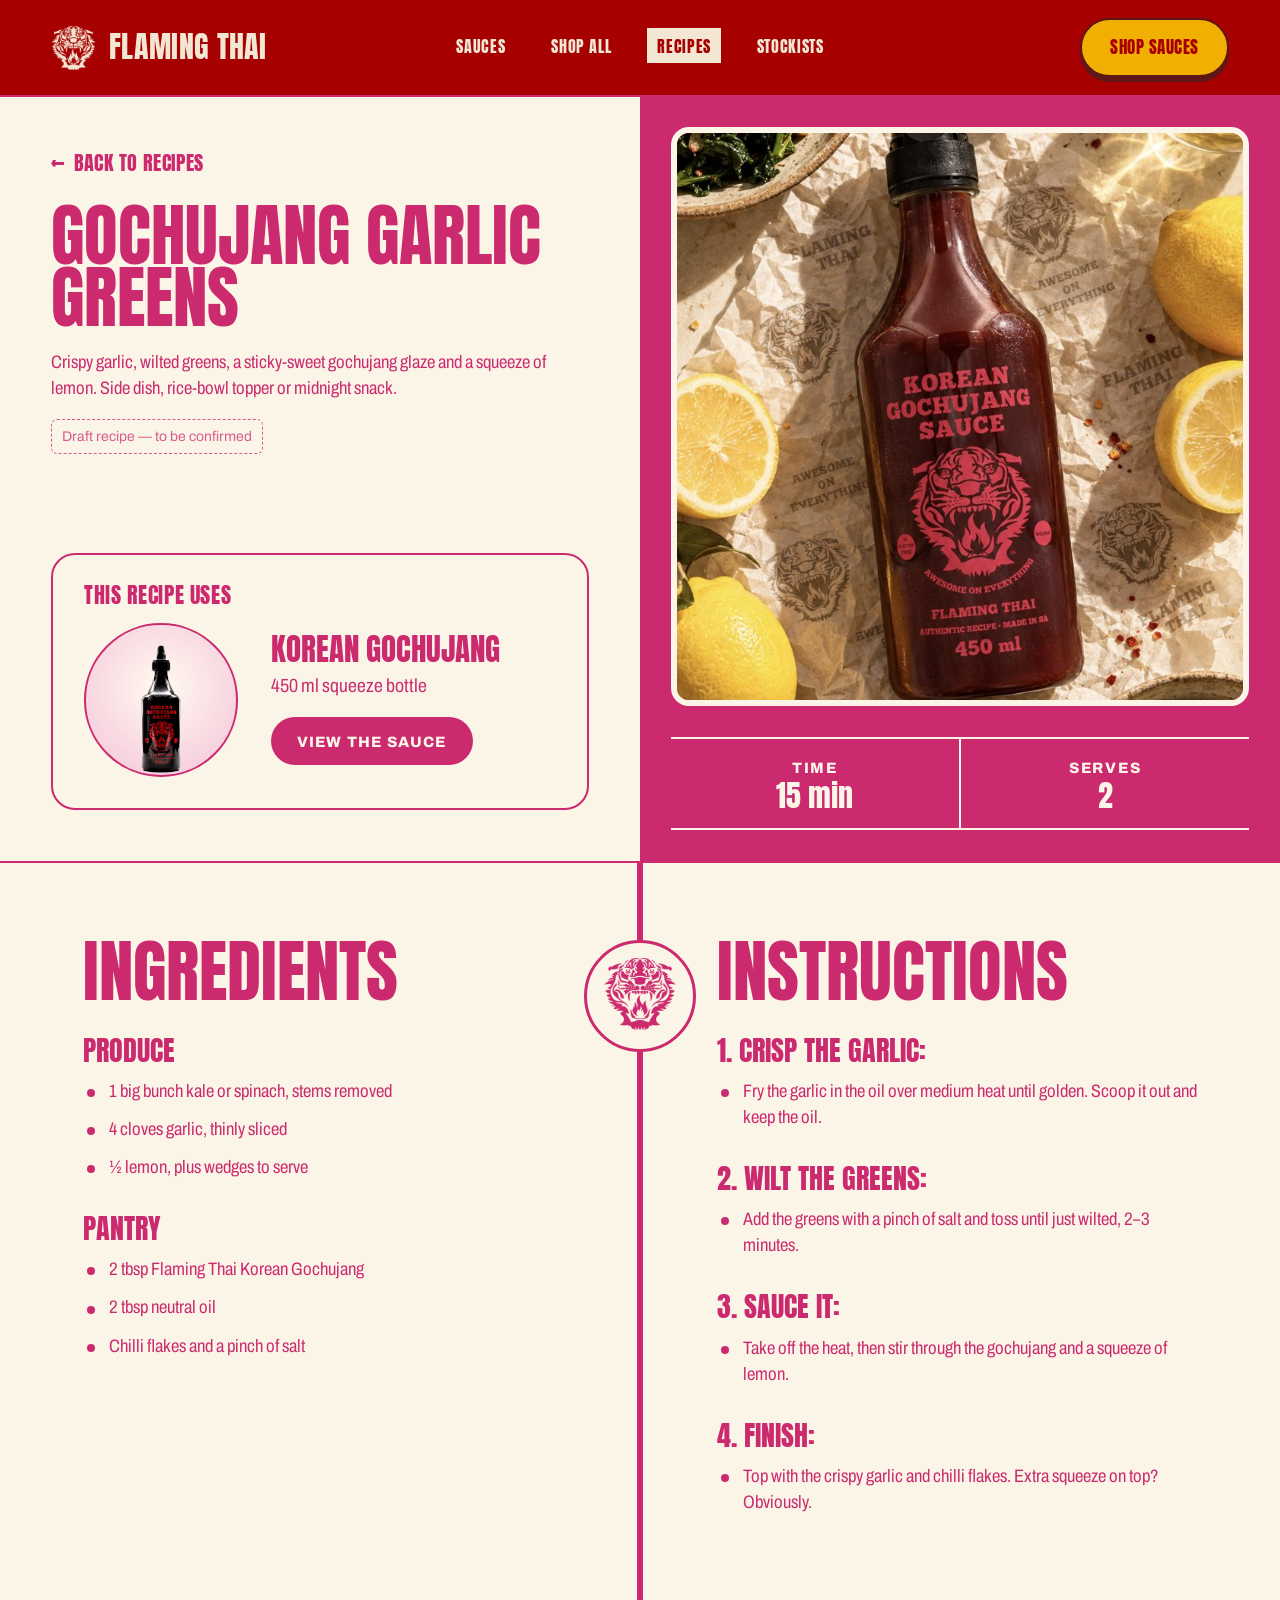
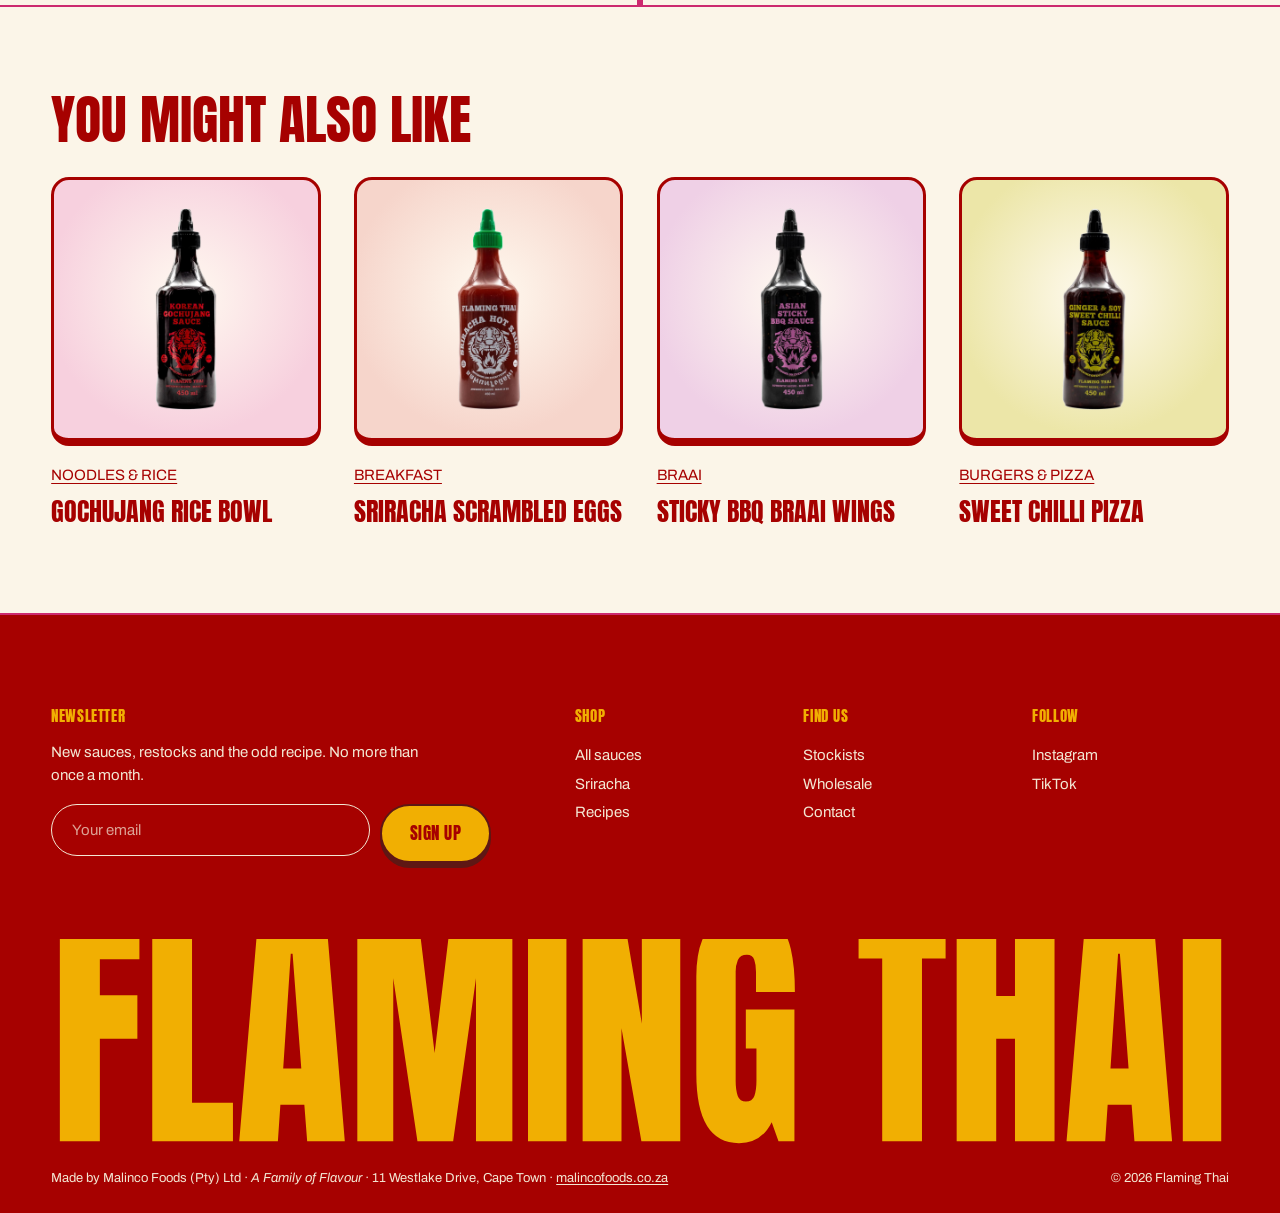
<file: recipe.html>
<!doctype html>
<html lang="en">
<head>
<meta charset="utf-8">
<meta name="viewport" content="width=device-width, initial-scale=1">
<title>Recipe — Flaming Thai</title>
<meta name="description" content="A recipe made with Flaming Thai sauce.">
<link rel="preconnect" href="https://fonts.googleapis.com">
<link rel="preconnect" href="https://fonts.gstatic.com" crossorigin>
<link href="https://fonts.googleapis.com/css2?family=Anton&family=Archivo:wdth,wght@75..100,400..800&display=swap" rel="stylesheet">
<link rel="stylesheet" href="site.css">
<style>
  /* ---------- Top split ---------- */
  .rhero { display: grid; grid-template-columns: minmax(0, 1fr) minmax(0, 1fr); border-top: 2px solid var(--c); }
  .rhero__text {
    display: flex; flex-direction: column; justify-content: space-between; gap: 48px;
    padding: clamp(32px, 4vw, 60px) clamp(24px, 4vw, 80px);
    color: var(--c);
  }
  .back { display: inline-flex; align-items: center; gap: 8px; font-family: var(--display); text-transform: uppercase; font-size: 20px; letter-spacing: .02em; }
  .back:hover { text-decoration: underline; text-underline-offset: 4px; }
  .rhero h1 { margin-top: 26px; font-size: clamp(48px, 5.4vw, 92px); }
  .intro { margin-top: 22px; font-stretch: 80%; font-size: clamp(18px, 1.4vw, 21px); line-height: 1.42; max-width: 32em; }
  .rhero .tbc { margin-top: 18px; }

  .uses {
    border: 2.5px solid var(--c); border-radius: 24px;
    padding: clamp(20px, 2.4vw, 32px);
  }
  .uses h2 { font-size: 22px; letter-spacing: .03em; }
  .uses__row { display: flex; align-items: center; gap: clamp(20px, 2.6vw, 36px); margin-top: 18px; }
  .uses__circle {
    flex: none; width: clamp(130px, 12vw, 180px); aspect-ratio: 1; border-radius: 50%;
    position: relative; border: 2.5px solid var(--c); overflow: hidden;
    background: radial-gradient(circle at 50% 42%, #fffaf0 0%, var(--tint) 75%);
  }
  .uses__circle img { --h: 86%; top: 12%; }
  .uses h3 { font-family: var(--display); font-weight: 400; text-transform: uppercase; font-size: clamp(26px, 2.4vw, 36px); line-height: .95; }
  .uses p { margin-top: 8px; font-stretch: 80%; font-size: 19px; }
  .pill {
    display: inline-block; margin-top: 16px;
    padding: 14px 26px 12px; border-radius: 999px;
    background: var(--c); color: var(--paper);
    font-weight: 800; font-size: 15px; letter-spacing: .08em; text-transform: uppercase;
    transition: transform .15s ease;
  }
  .pill:hover { transform: translateY(-2px); }

  .rhero__media { background: var(--c); padding: clamp(20px, 2.4vw, 34px); color: var(--paper); }
  .frame { aspect-ratio: 1; border: 6px solid var(--paper); border-radius: 18px; overflow: hidden; background: var(--tint); }
  .frame > img { width: 100%; height: 100%; object-fit: cover; }
  .frame .placeholder {
    height: 100%; padding: clamp(20px, 3vw, 40px);
    display: flex; flex-direction: column; justify-content: flex-end; gap: 10px;
    color: var(--c); font-size: 16px; line-height: 1.5;
    background: radial-gradient(circle at 50% 35%, #fffaf0 0%, var(--tint) 70%);
  }
  .frame .placeholder b { font-family: var(--display); font-weight: 400; text-transform: uppercase; letter-spacing: .04em; font-size: 22px; }
  .stats {
    display: flex; justify-content: center;
    margin-top: clamp(20px, 2.4vw, 32px);
    border-top: 2px solid var(--paper); border-bottom: 2px solid var(--paper);
  }
  .stats div { flex: 1; text-align: center; padding: 18px 12px 16px; }
  .stats div + div { border-left: 2px solid var(--paper); }
  .stats dt { font-weight: 800; letter-spacing: .12em; text-transform: uppercase; font-size: 15px; }
  .stats dd { font-family: var(--display); font-size: 30px; line-height: 1.1; }

  /* ---------- Ingredients / instructions ---------- */
  .method {
    position: relative;
    display: grid; grid-template-columns: minmax(0, 1fr) minmax(0, 1fr);
    border-top: 2px solid var(--c); border-bottom: 2px solid var(--c);
    color: var(--c);
  }
  .method::before { content: ""; position: absolute; top: 0; bottom: 0; left: 50%; width: 6px; margin-left: -3px; background: var(--c); }
  .badge {
    position: absolute; left: 50%; top: clamp(56px, 6vw, 88px);
    width: 112px; aspect-ratio: 1; margin-left: -56px; border-radius: 50%;
    background: var(--paper); border: 3px solid var(--c);
    display: grid; place-items: center;
  }
  .badge i {
    width: 70%; aspect-ratio: 1; background: var(--c);
    -webkit-mask: url(assets/tiger-red.png) center / contain no-repeat;
            mask: url(assets/tiger-red.png) center / contain no-repeat;
  }
  .method > section { padding: clamp(56px, 6vw, 96px) clamp(24px, 6vw, 104px) clamp(64px, 7vw, 110px) clamp(24px, 6.5vw, 130px); }
  .method > section + section { padding-left: clamp(24px, 6vw, 96px); padding-right: clamp(24px, 6.5vw, 130px); }
  .method h2 { font-size: clamp(52px, 5.4vw, 90px); }
  .method h3 { margin-top: 34px; font-family: var(--display); font-weight: 400; text-transform: uppercase; font-size: clamp(24px, 2.2vw, 34px); line-height: 1; }
  .method ul { list-style: none; margin-top: 14px; }
  .method li {
    position: relative; padding-left: 26px; margin-top: 12px;
    font-stretch: 80%; font-size: clamp(18px, 1.4vw, 21px); line-height: 1.45;
  }
  .method li::before { content: ""; position: absolute; left: 4px; top: .62em; width: 8px; height: 8px; border-radius: 50%; background: currentColor; }
  .method .tbc { margin-top: 26px; }

  /* ---------- More recipes ---------- */
  .more { padding: clamp(64px, 7vw, 110px) var(--gutter); }
  .more > h2 { font-size: clamp(40px, 4.2vw, 68px); color: var(--red); }
  .more__grid { display: grid; grid-template-columns: repeat(4, minmax(0, 1fr)); gap: clamp(20px, 2.6vw, 48px); margin-top: 32px; }
  .mcard { color: var(--red); }
  .mcard__img {
    aspect-ratio: 1; overflow: hidden;
    border: 3px solid var(--red); border-bottom-width: 8px; border-radius: 18px;
    display: block; position: relative;
    background: radial-gradient(circle at 50% 45%, #fffaf0 0%, var(--ct) 72%);
  }
  .mcard__img > img:not(.cutout) { width: 100%; height: 100%; object-fit: cover; }
  .mcard__img > img.cutout { --h: 78%; }
  .mcard__cat { display: inline-block; margin-top: 18px; font-size: 15px; text-transform: uppercase; text-decoration: underline; text-underline-offset: 3px; }
  .mcard h3 { margin-top: 12px; font-family: var(--display); font-weight: 400; text-transform: uppercase; font-size: clamp(22px, 2vw, 30px); line-height: .95; }

  @media (max-width: 900px) {
    .rhero { grid-template-columns: 1fr; }
    .rhero__media { order: -1; }
    .method { grid-template-columns: 1fr; }
    .method::before { display: none; }
    .badge { display: none; }
    .method > section + section { border-top: 2px solid var(--c); }
    .method > section, .method > section + section { padding: 48px var(--gutter); }
    .more__grid { grid-template-columns: repeat(2, minmax(0, 1fr)); }
  }
  @media (max-width: 520px) {
    .uses__row { flex-direction: column; align-items: flex-start; }
  }
</style>
</head>
<body>

<header class="top">
  <nav class="nav" aria-label="Main">
    <a href="index.html" class="wordmark" aria-label="Flaming Thai home"><i class="wordmark__icon" aria-hidden="true"></i>Flaming Thai</a>
    <ul class="nav__links">
      <li><a href="index.html#sauces">Sauces</a></li>
      <li><a href="index.html#range">Shop all</a></li>
      <li><a href="recipes.html" aria-current="page">Recipes</a></li>
      <li><a href="index.html#where-to-buy">Stockists</a></li>
    </ul>
    <div class="nav__right">
      <a href="index.html#range" class="btn">Shop sauces</a>
      <button class="nav__menu" aria-expanded="false">Menu</button>
    </div>
  </nav>
</header>

<main id="recipe"></main>

<footer id="stockists">
  <div class="foot">
    <div class="signup">
      <h3>Newsletter</h3>
      <p>New sauces, restocks and the odd recipe. No more than once a month.</p>
      <form onsubmit="event.preventDefault(); this.querySelector('button').textContent='Thanks';">
        <label class="sr" for="email">Email</label>
        <input id="email" type="email" placeholder="Your email" required>
        <button class="btn" type="submit">Sign up</button>
      </form>
    </div>
    <div>
      <h3>Shop</h3>
      <ul><li><a href="index.html#range">All sauces</a></li><li><a href="product.html?p=sriracha">Sriracha</a></li><li><a href="recipes.html">Recipes</a></li></ul>
    </div>
    <div>
      <h3>Find us</h3>
      <ul><li><a href="index.html#where-to-buy">Stockists</a></li><li><a href="#">Wholesale</a></li><li><a href="#">Contact</a></li></ul>
    </div>
    <div>
      <h3>Follow</h3>
      <ul><li><a href="https://www.instagram.com/flaming_thai/" target="_blank" rel="noopener">Instagram</a></li><li><a href="#">TikTok</a></li></ul>
    </div>
  </div>
  <svg class="bigmark" viewBox="0 0 1200 214" role="img" aria-label="Flaming Thai">
    <text x="0" y="206" textLength="1200" lengthAdjust="spacingAndGlyphs" font-family="Anton, Impact, sans-serif" font-size="268">FLAMING THAI</text>
  </svg>
  <div class="foot__base">
    <span>Made by Malinco Foods (Pty) Ltd · <em>A Family of Flavour</em> · 11 Westlake Drive, Cape Town · <a href="https://www.malincofoods.co.za" target="_blank" rel="noopener">malincofoods.co.za</a></span>
    <span>© 2026 Flaming Thai</span>
  </div>
</footer>

<script src="products.js"></script>
<script src="recipes.js"></script>
<script src="site.js"></script>
<script>
  const esc = s => String(s).replace(/&/g, '&amp;').replace(/</g, '&lt;').replace(/>/g, '&gt;').replace(/"/g, '&quot;');
  const product = slug => PRODUCTS.find(p => p.slug === slug);
  const slug = new URLSearchParams(location.search).get('r');
  const r = RECIPES.find(x => x.slug === slug) || RECIPES[0];
  const p = product(r.sauce);

  document.title = `${r.title} — Flaming Thai`;
  document.documentElement.style.setProperty('--c', p.colour);
  document.documentElement.style.setProperty('--tint', p.tint);

  const photo = r.img
    ? `<img src="${r.img}" alt="${esc(r.alt)}">`
    : `<div class="placeholder"><b>Image needed</b>${esc(r.brief)}</div>`;

  const stats = [['Time', r.time], r.serves && ['Serves', r.serves]].filter(Boolean)
    .map(([k, v]) => `<div><dt>${k}</dt><dd>${esc(v)}</dd></div>`).join('');

  const ingredients = r.ingredients
    ? r.ingredients.map(g => `<h3>${esc(g.group)}</h3><ul>${g.items.map(i => `<li>${esc(i)}</li>`).join('')}</ul>`).join('')
    : '<span class="tbc">Ingredients to come</span>';
  const steps = r.steps
    ? r.steps.map((s, i) => `<h3>${i + 1}. ${esc(s.head)}:</h3><ul><li>${esc(s.text)}</li></ul>`).join('')
    : '<span class="tbc">Method to come</span>';

  // Same sauce first, then the rest, four in total.
  const others = RECIPES.filter(x => x !== r).sort((a, b) => (b.sauce === r.sauce) - (a.sauce === r.sauce)).slice(0, 4);
  const more = others.map(x => {
    const xp = product(x.sauce);
    return `
      <div class="mcard">
        <a href="recipe.html?r=${x.slug}" class="mcard__img" style="--ct:${xp.tint}">${x.img
          ? `<img src="${x.img}" alt="${esc(x.alt)}">`
          : `<img class="cutout" src="assets/bottles/${xp.slug}.png" alt="">`}</a>
        <a class="mcard__cat" href="recipes.html?cat=${encodeURIComponent(x.category)}">${esc(x.category)}</a>
        <a href="recipe.html?r=${x.slug}"><h3>${esc(x.title)}</h3></a>
      </div>`;
  }).join('');

  document.getElementById('recipe').innerHTML = `
    <section class="rhero">
      <div class="rhero__text">
        <div>
          <a class="back" href="recipes.html"><span aria-hidden="true">←</span> Back to recipes</a>
          <h1 class="display">${esc(r.title)}</h1>
          ${r.intro ? `<p class="intro">${esc(r.intro)}</p>` : ''}
          ${r.draft ? '<span class="tbc">Draft recipe — to be confirmed</span>' : ''}
        </div>
        <div class="uses">
          <h2 class="display">This recipe uses</h2>
          <div class="uses__row">
            <a class="uses__circle" href="product.html?p=${p.slug}"><img class="cutout" src="assets/bottles/${p.slug}.png" alt="Flaming Thai ${esc(p.name)} bottle"></a>
            <div>
              <h3>${esc(p.name)}</h3>
              <p>450 ml squeeze bottle</p>
              <a class="pill" href="product.html?p=${p.slug}">View the sauce</a>
            </div>
          </div>
        </div>
      </div>
      <div class="rhero__media">
        <div class="frame">${photo}</div>
        <dl class="stats">${stats}</dl>
      </div>
    </section>

    <div class="method">
      <div class="badge" aria-hidden="true"><i></i></div>
      <section aria-labelledby="ing-title">
        <h2 class="display" id="ing-title">Ingredients</h2>
        ${ingredients}
      </section>
      <section aria-labelledby="steps-title">
        <h2 class="display" id="steps-title">Instructions</h2>
        ${steps}
      </section>
    </div>

    <section class="more" aria-labelledby="more-title">
      <h2 class="display" id="more-title">You might also like</h2>
      <div class="more__grid">${more}</div>
    </section>`;
</script>
</body>
</html>
</file>
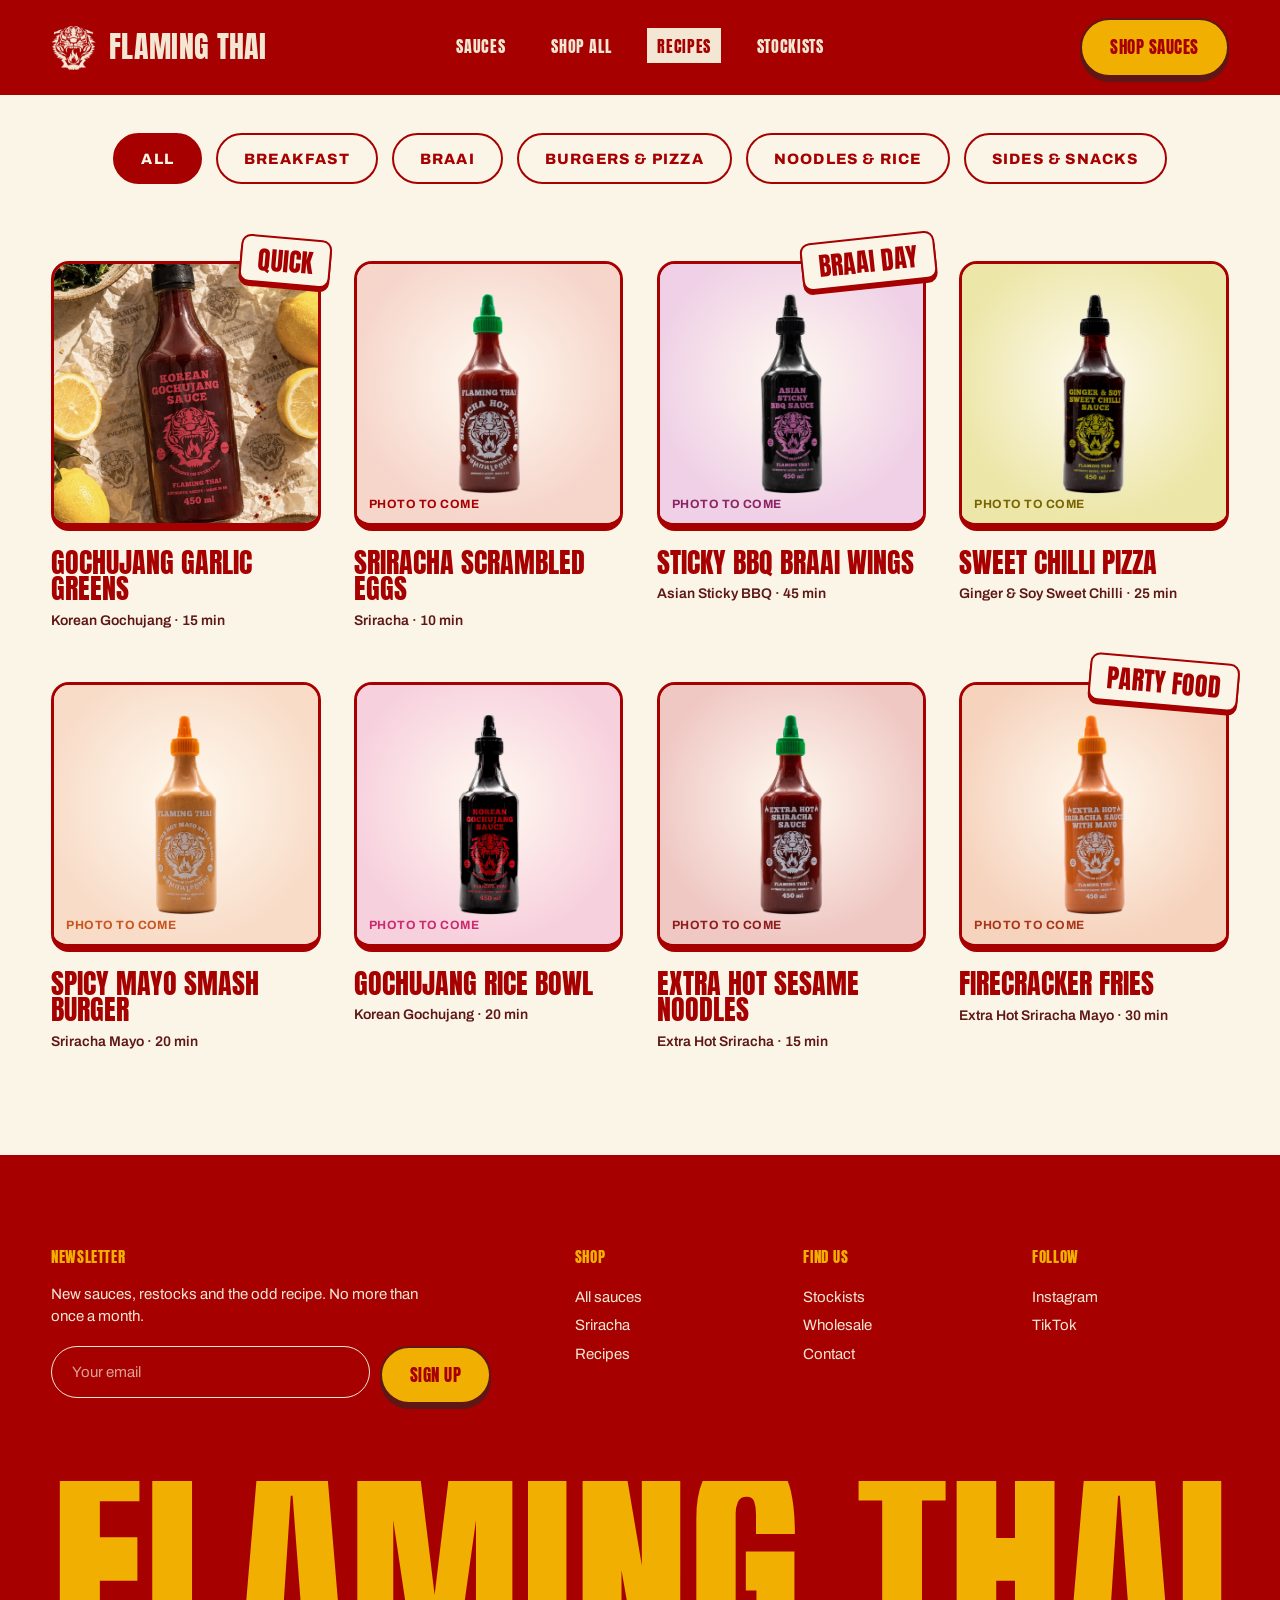
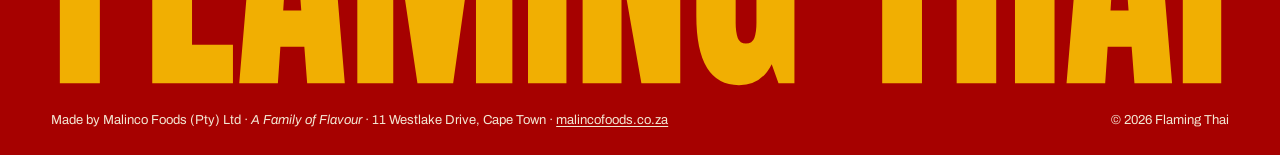
<file: recipes.html>
<!doctype html>
<html lang="en">
<head>
<meta charset="utf-8">
<meta name="viewport" content="width=device-width, initial-scale=1">
<title>Recipes — Flaming Thai</title>
<meta name="description" content="Recipes made with Flaming Thai sauces.">
<link rel="preconnect" href="https://fonts.googleapis.com">
<link rel="preconnect" href="https://fonts.gstatic.com" crossorigin>
<link href="https://fonts.googleapis.com/css2?family=Anton&family=Archivo:wdth,wght@75..100,400..800&display=swap" rel="stylesheet">
<link rel="stylesheet" href="site.css">
<style>
  .filters {
    display: flex; flex-wrap: wrap; justify-content: center; gap: 14px;
    padding: clamp(28px, 3vw, 40px) var(--gutter) 0;
  }
  .filters button {
    border: 2.5px solid var(--red); border-radius: 999px;
    padding: 13px 26px 12px;
    color: var(--red);
    font-weight: 800; font-size: 15px; letter-spacing: .08em; text-transform: uppercase;
    transition: background .2s ease, color .2s ease;
  }
  .filters button:hover { background: var(--cream); }
  .filters button[aria-pressed="true"] { background: var(--red); color: var(--paper); }

  .grid {
    display: grid; grid-template-columns: repeat(4, minmax(0, 1fr));
    gap: clamp(40px, 4vw, 64px) clamp(20px, 2.6vw, 48px);
    padding: clamp(64px, 6vw, 96px) var(--gutter) clamp(80px, 8vw, 120px);
  }
  .rcard { position: relative; color: var(--red); }
  .rcard[hidden] { display: none; }
  .rcard__img {
    aspect-ratio: 1; overflow: hidden;
    border: 3px solid var(--red); border-bottom-width: 8px; border-radius: 18px;
    background: var(--tint);
  }
  .rcard__img > img { width: 100%; height: 100%; object-fit: cover; transition: transform .5s ease; }
  .rcard:hover .rcard__img > img { transform: scale(1.04); }
  .rcard__bottle {
    position: relative; height: 100%;
    background: radial-gradient(circle at 50% 45%, #fffaf0 0%, var(--tint) 72%);
  }
  .rcard__bottle img { --h: 78%; transition: transform .35s ease; }
  .rcard:hover .rcard__bottle img { transform: rotate(-4deg) translateY(-4px); }
  .rcard__bottle small {
    position: absolute; left: 12px; bottom: 10px;
    font-size: 12px; font-weight: 700; letter-spacing: .04em; text-transform: uppercase;
    color: var(--c);
  }
  .sticker {
    position: absolute; top: -24px; right: -10px; z-index: 1;
    font-family: var(--display); text-transform: uppercase; font-size: clamp(22px, 2vw, 30px); line-height: 1;
    padding: 10px 16px 8px;
    background: var(--paper); color: var(--red);
    border: 2.5px solid var(--red); border-radius: 10px;
    box-shadow: 0 4px 0 var(--red);
    transform: rotate(5deg);
  }
  .rcard:nth-child(3n) .sticker { transform: rotate(-6deg); }
  .rcard h2 { margin-top: 18px; font-family: var(--display); font-weight: 400; text-transform: uppercase; font-size: clamp(24px, 2.2vw, 34px); line-height: .95; }
  .rcard p { margin-top: 8px; font-size: 14px; font-weight: 600; color: var(--maroon); }

  @media (max-width: 1080px) { .grid { grid-template-columns: repeat(3, minmax(0, 1fr)); } }
  @media (max-width: 760px) {
    .filters { justify-content: flex-start; flex-wrap: nowrap; overflow-x: auto; scrollbar-width: none; padding-bottom: 6px; }
    .filters::-webkit-scrollbar { display: none; }
    .filters button { flex: none; padding: 11px 18px 10px; font-size: 13px; }
    .grid { grid-template-columns: repeat(2, minmax(0, 1fr)); }
    .sticker { top: -16px; right: -4px; font-size: 18px; padding: 7px 10px 5px; }
    .rcard__bottle small { display: none; }
  }
</style>
</head>
<body>

<header class="top">
  <nav class="nav" aria-label="Main">
    <a href="index.html" class="wordmark" aria-label="Flaming Thai home"><i class="wordmark__icon" aria-hidden="true"></i>Flaming Thai</a>
    <ul class="nav__links">
      <li><a href="index.html#sauces">Sauces</a></li>
      <li><a href="index.html#range">Shop all</a></li>
      <li><a href="recipes.html" aria-current="page">Recipes</a></li>
      <li><a href="index.html#where-to-buy">Stockists</a></li>
    </ul>
    <div class="nav__right">
      <a href="index.html#range" class="btn">Shop sauces</a>
      <button class="nav__menu" aria-expanded="false">Menu</button>
    </div>
  </nav>
</header>

<main>
  <h1 class="sr">Recipes</h1>
  <div class="filters" role="group" aria-label="Filter recipes" id="filters"></div>
  <div class="grid" id="grid"></div>
</main>

<footer id="stockists">
  <div class="foot">
    <div class="signup">
      <h3>Newsletter</h3>
      <p>New sauces, restocks and the odd recipe. No more than once a month.</p>
      <form onsubmit="event.preventDefault(); this.querySelector('button').textContent='Thanks';">
        <label class="sr" for="email">Email</label>
        <input id="email" type="email" placeholder="Your email" required>
        <button class="btn" type="submit">Sign up</button>
      </form>
    </div>
    <div>
      <h3>Shop</h3>
      <ul><li><a href="index.html#range">All sauces</a></li><li><a href="product.html?p=sriracha">Sriracha</a></li><li><a href="recipes.html">Recipes</a></li></ul>
    </div>
    <div>
      <h3>Find us</h3>
      <ul><li><a href="index.html#where-to-buy">Stockists</a></li><li><a href="#">Wholesale</a></li><li><a href="#">Contact</a></li></ul>
    </div>
    <div>
      <h3>Follow</h3>
      <ul><li><a href="https://www.instagram.com/flaming_thai/" target="_blank" rel="noopener">Instagram</a></li><li><a href="#">TikTok</a></li></ul>
    </div>
  </div>
  <svg class="bigmark" viewBox="0 0 1200 214" role="img" aria-label="Flaming Thai">
    <text x="0" y="206" textLength="1200" lengthAdjust="spacingAndGlyphs" font-family="Anton, Impact, sans-serif" font-size="268">FLAMING THAI</text>
  </svg>
  <div class="foot__base">
    <span>Made by Malinco Foods (Pty) Ltd · <em>A Family of Flavour</em> · 11 Westlake Drive, Cape Town · <a href="https://www.malincofoods.co.za" target="_blank" rel="noopener">malincofoods.co.za</a></span>
    <span>© 2026 Flaming Thai</span>
  </div>
</footer>

<script src="products.js"></script>
<script src="recipes.js"></script>
<script src="site.js"></script>
<script>
  const esc = s => String(s).replace(/&/g, '&amp;').replace(/</g, '&lt;').replace(/>/g, '&gt;').replace(/"/g, '&quot;');
  const product = slug => PRODUCTS.find(p => p.slug === slug);

  document.getElementById('grid').innerHTML = RECIPES.map(r => {
    const p = product(r.sauce);
    const img = r.img
      ? `<img src="${r.img}" alt="${esc(r.alt)}">`
      : `<div class="rcard__bottle"><img class="cutout" src="assets/bottles/${p.slug}.png" alt=""><small>Photo to come</small></div>`;
    return `
      <a class="rcard" href="recipe.html?r=${r.slug}" data-cat="${esc(r.category)}" style="--tint:${p.tint};--c:${p.colour}">
        ${r.sticker ? `<span class="sticker">${esc(r.sticker)}</span>` : ''}
        <div class="rcard__img">${img}</div>
        <h2>${esc(r.title)}</h2>
        <p>${esc(p.name)} · ${r.time}</p>
      </a>`;
  }).join('');

  // Filters: only categories that have recipes; ?cat= preselects one.
  const cats = ['All', ...CATEGORIES.filter(c => RECIPES.some(r => r.category === c))];
  const filters = document.getElementById('filters');
  filters.innerHTML = cats.map(c => `<button type="button" data-cat="${esc(c)}">${esc(c)}</button>`).join('');
  const pick = cat => {
    filters.querySelectorAll('button').forEach(b => b.setAttribute('aria-pressed', b.dataset.cat === cat));
    document.querySelectorAll('.rcard').forEach(card => { card.hidden = cat !== 'All' && card.dataset.cat !== cat; });
  };
  filters.addEventListener('click', e => { if (e.target.dataset.cat) pick(e.target.dataset.cat); });
  const wanted = new URLSearchParams(location.search).get('cat');
  pick(cats.includes(wanted) ? wanted : 'All');
</script>
</body>
</html>
</file>
<file: site.css>
/* Shared by product.html, recipes.html and recipe.html: tokens, header, buttons, footer. */
:root {
  --red: #a60100;
  --maroon: #5e1714;
  --cream: #f3e7d3;
  --paper: #fbf5e8;
  --ink: #2b0e0c;
  --display: "Anton", "Impact", sans-serif;
  --body: "Archivo", "Helvetica Neue", Arial, sans-serif;
  --gutter: clamp(16px, 4vw, 56px);
  /* Page accent; product and recipe pages set these to the sauce's colours */
  --c: var(--red);
  --tint: #f6d5cb;
  --yellow: #f1af02;
}
* { box-sizing: border-box; margin: 0; padding: 0; }
html { -webkit-text-size-adjust: 100%; }
body { background: var(--paper); color: var(--ink); font-family: var(--body); font-size: 16px; line-height: 1.5; overflow-x: hidden; }
img { display: block; max-width: 100%; height: auto; }
a { color: inherit; text-decoration: none; }
button { font: inherit; color: inherit; background: none; border: 0; cursor: pointer; }
.display { font-family: var(--display); font-weight: 400; text-transform: uppercase; line-height: .9; }
.sr { position: absolute; width: 1px; height: 1px; overflow: hidden; clip: rect(0 0 0 0); }

.btn {
  display: inline-block;
  font-family: var(--display); text-transform: uppercase; font-size: 17px; letter-spacing: .03em;
  padding: 15px 28px 14px; border-radius: 999px;
  background: var(--yellow); color: var(--red);
  border: 2px solid var(--maroon);
  box-shadow: 0 5px 0 var(--maroon);
  transition: transform .15s ease, box-shadow .15s ease;
}
.btn:hover { transform: translateY(2px); box-shadow: 0 3px 0 var(--maroon); }
.btn--red { background: var(--red); color: var(--cream); border-color: var(--ink); box-shadow: 0 5px 0 var(--ink); }

/* Placeholder copy that still needs confirming */
.tbc {
  display: inline-block;
  font-size: 14px; font-stretch: 100%;
  border: 1.5px dashed currentColor; border-radius: 6px;
  padding: 6px 10px;
  opacity: .75;
}

/* ---------- Header ---------- */
.top { background: var(--red); color: var(--cream); }
.nav { display: grid; grid-template-columns: 1fr auto 1fr; align-items: center; padding: 18px var(--gutter); }
.wordmark { font-family: var(--display); font-size: 30px; line-height: .82; text-transform: uppercase; letter-spacing: .01em; }
.wordmark { display: inline-flex; align-items: center; gap: 12px; white-space: nowrap; }
.wordmark__icon {
  width: 46px; height: 46px; flex: none;
  background: currentColor; /* tiger takes the wordmark's colour */
  -webkit-mask: url(assets/tiger-white.png) center / contain no-repeat;
          mask: url(assets/tiger-white.png) center / contain no-repeat;
}
.nav__links { display: flex; gap: 26px; list-style: none; align-items: center; }
.nav__links a { font-family: var(--display); text-transform: uppercase; font-size: 16px; letter-spacing: .04em; padding: 6px 10px 5px; }
.nav__links a:hover { opacity: .7; }
.nav__links a[aria-current="page"] { background: var(--cream); color: var(--red); opacity: 1; }
.nav__right { display: flex; justify-content: flex-end; align-items: center; gap: 28px; }
.nav__menu { display: none; font-family: var(--display); text-transform: uppercase; font-size: 16px; letter-spacing: .04em; color: var(--cream); }

/* ---------- Footer ---------- */
footer { background: var(--red); color: var(--cream); padding: clamp(56px, 7vw, 96px) var(--gutter) 24px; overflow: hidden; border-top: 2px solid var(--c); }
.foot { display: grid; grid-template-columns: 5fr 2fr 2fr 2fr; gap: 32px; padding-bottom: clamp(48px, 6vw, 88px); }
.foot h3 { font-family: var(--display); font-weight: 400; text-transform: uppercase; letter-spacing: .04em; font-size: 15px; margin-bottom: 14px; color: var(--yellow); }
.foot ul { list-style: none; font-size: 15px; line-height: 1.9; }
.foot ul a:hover { color: var(--yellow); }
.signup p { font-size: 15px; max-width: 26em; }
.signup form { display: flex; gap: 10px; margin-top: 18px; max-width: 440px; }
.signup input { flex: 1; min-width: 0; font: inherit; font-size: 15px; padding: 0 20px; height: 52px; border-radius: 999px; border: 1.5px solid var(--cream); background: transparent; color: var(--cream); }
.signup input::placeholder { color: rgba(243,231,211,.7); }
.bigmark { display: block; width: 100%; height: auto; fill: var(--yellow); }
.foot__base { display: flex; justify-content: space-between; gap: 16px; flex-wrap: wrap; margin-top: 20px; font-size: 13px; }

@media (max-width: 900px) {
  .nav { grid-template-columns: 1fr auto; }
  .nav__links, .nav__right .btn { display: none; }
  .nav__menu { display: inline; }
  .nav.is-open .nav__links { display: flex; flex-direction: column; align-items: flex-start; gap: 16px; grid-column: 1 / -1; grid-row: 2; padding: 24px 0 8px; }
  .nav.is-open .nav__links a { font-size: 34px; }
  .foot { grid-template-columns: 1fr 1fr; }
  .signup { grid-column: 1 / -1; }
}
@media (max-width: 520px) {
  .wordmark { font-size: 26px; }
  .wordmark__icon { width: 38px; height: 38px; }
}

/* Bottle cutouts centred in a frame; the frame needs position: relative. --h sets the bottle height. */
.cutout { position: absolute; inset: 0; margin: auto; height: var(--h, 82%); width: auto; max-width: none; }
.foot__base a { text-decoration: underline; text-underline-offset: 2px; }
</file>
